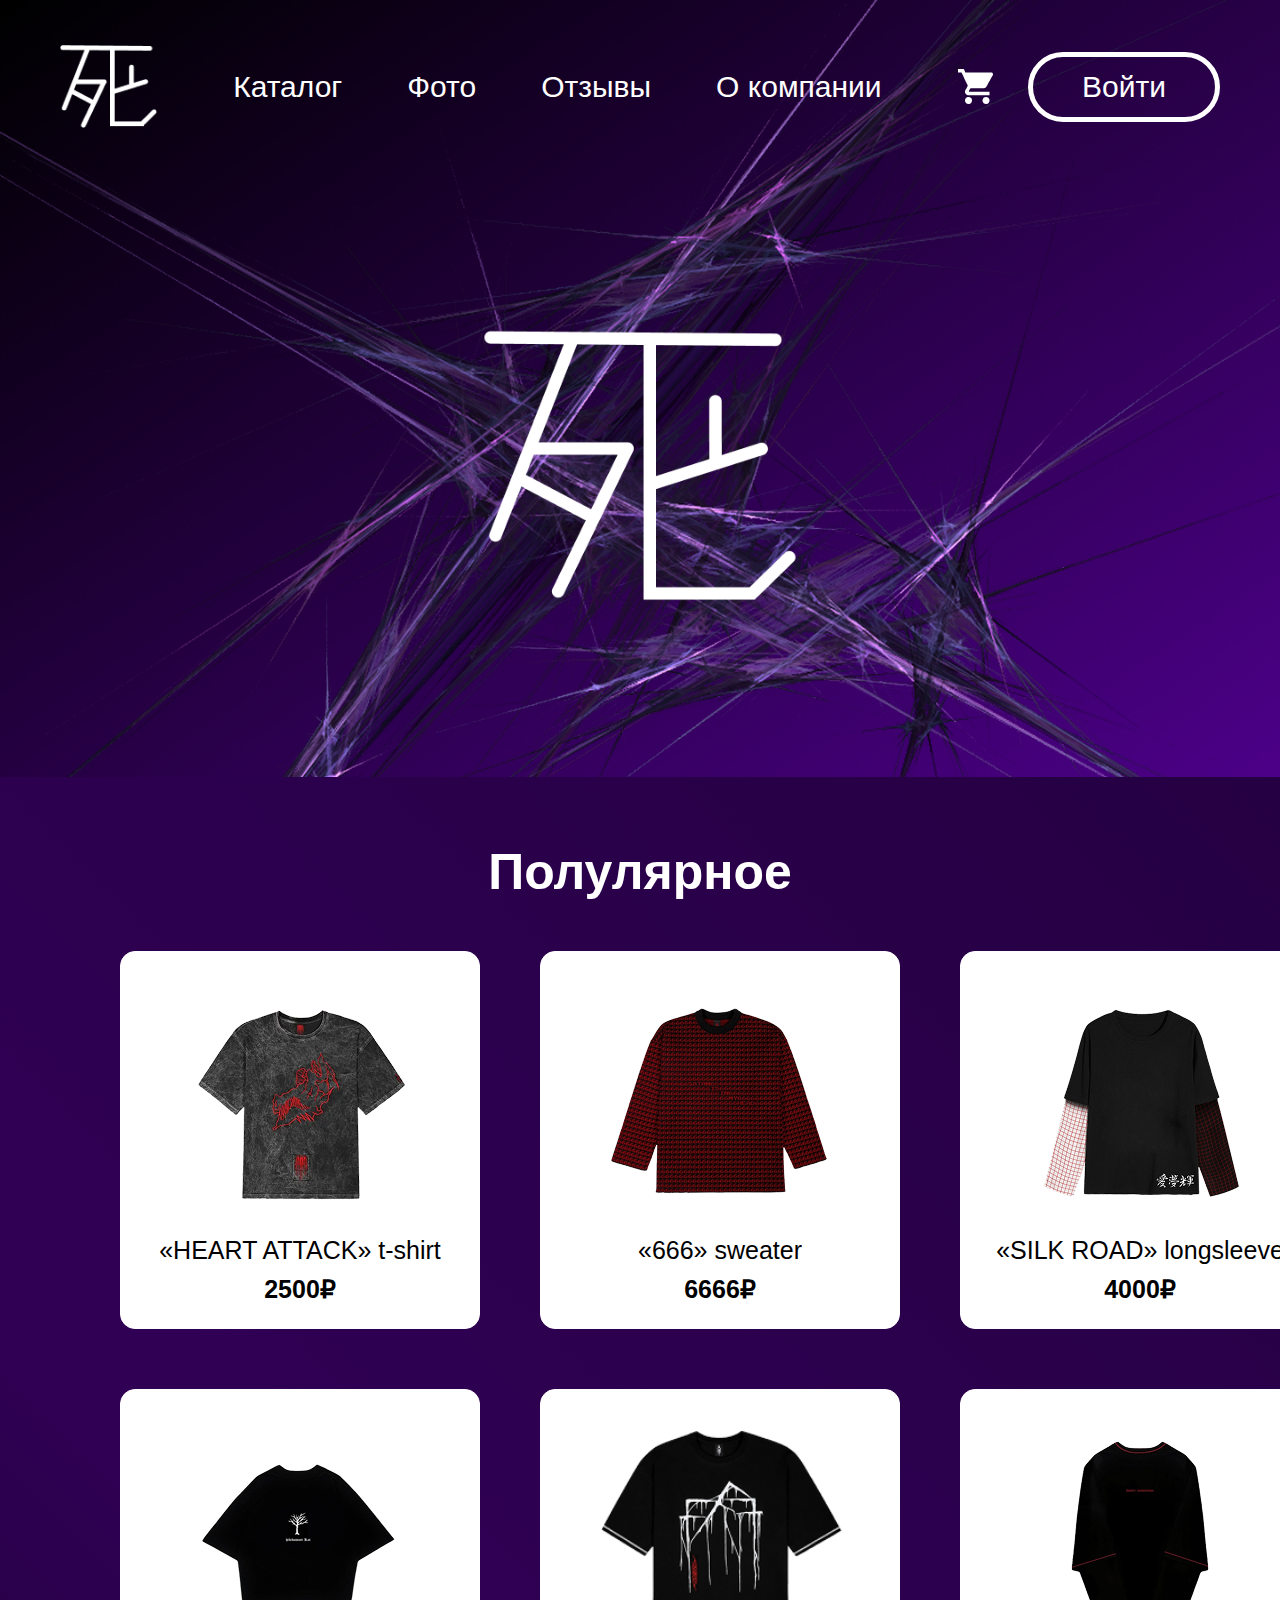
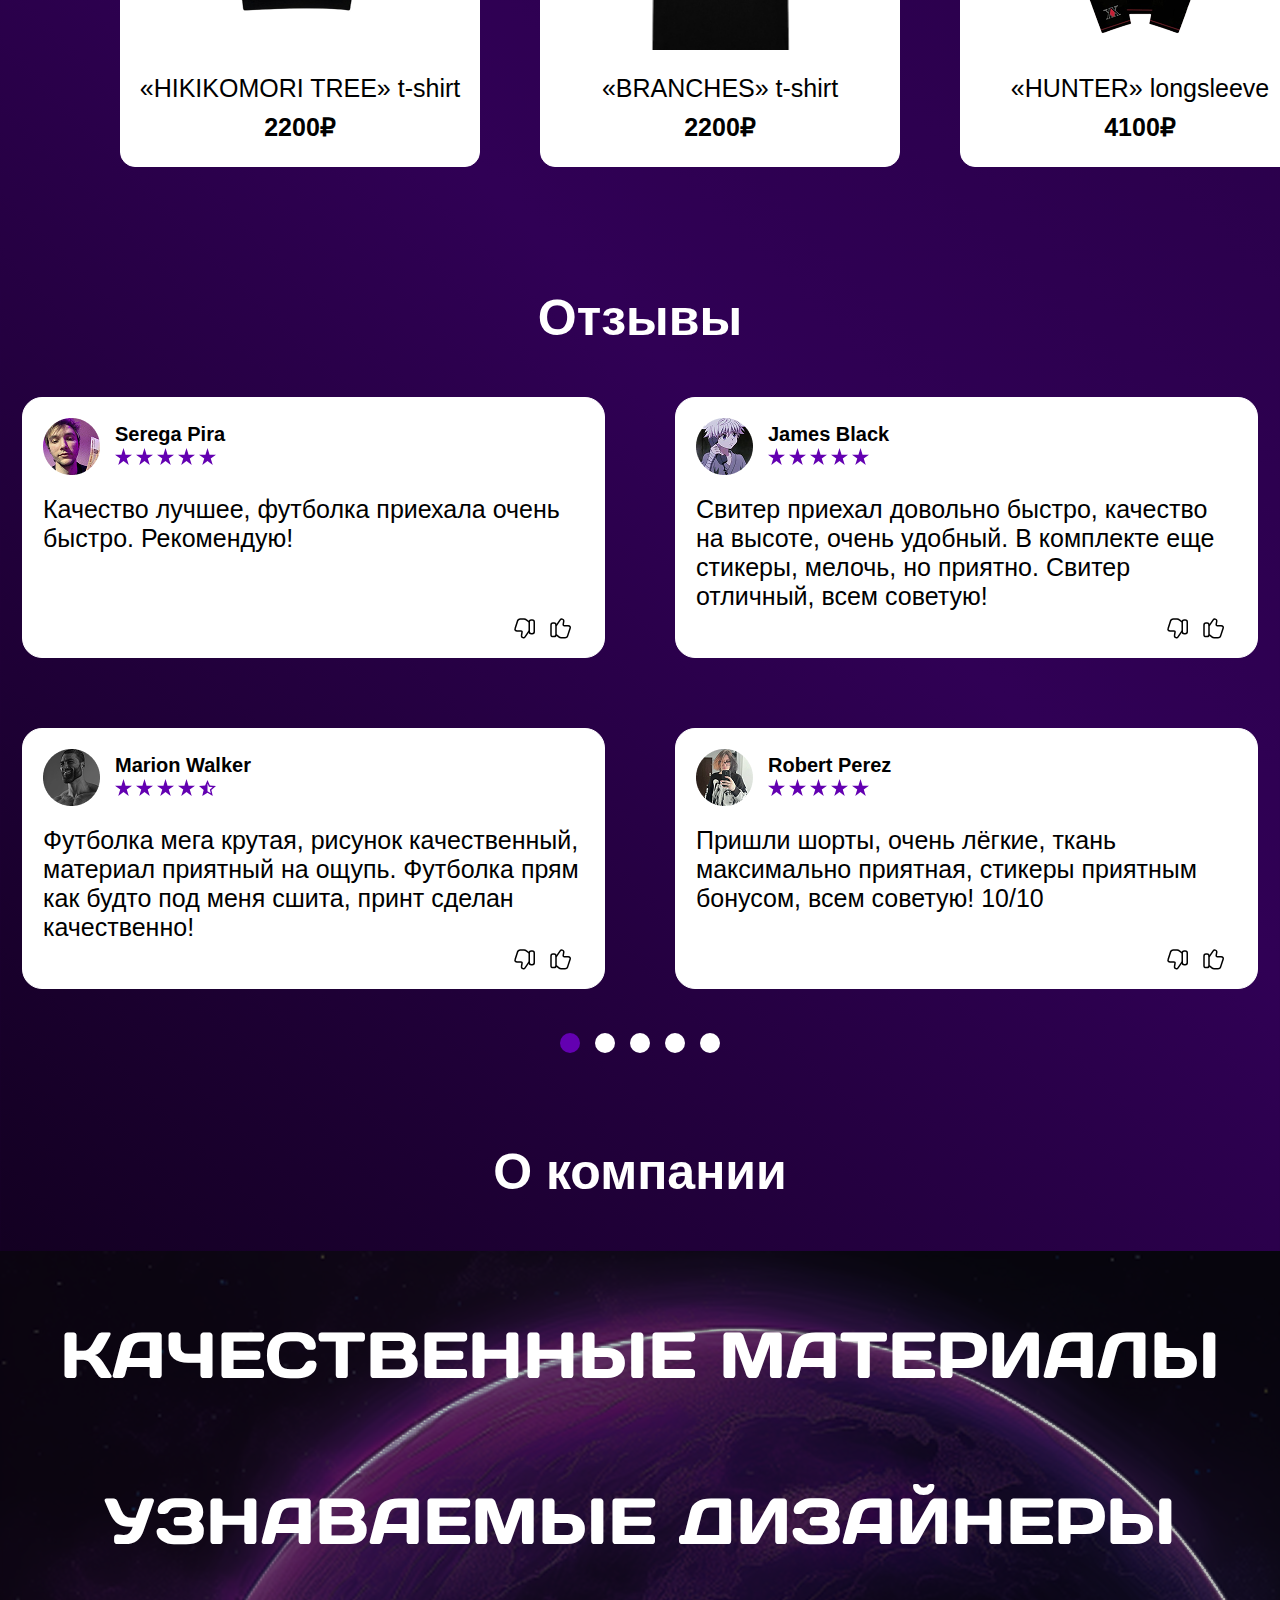
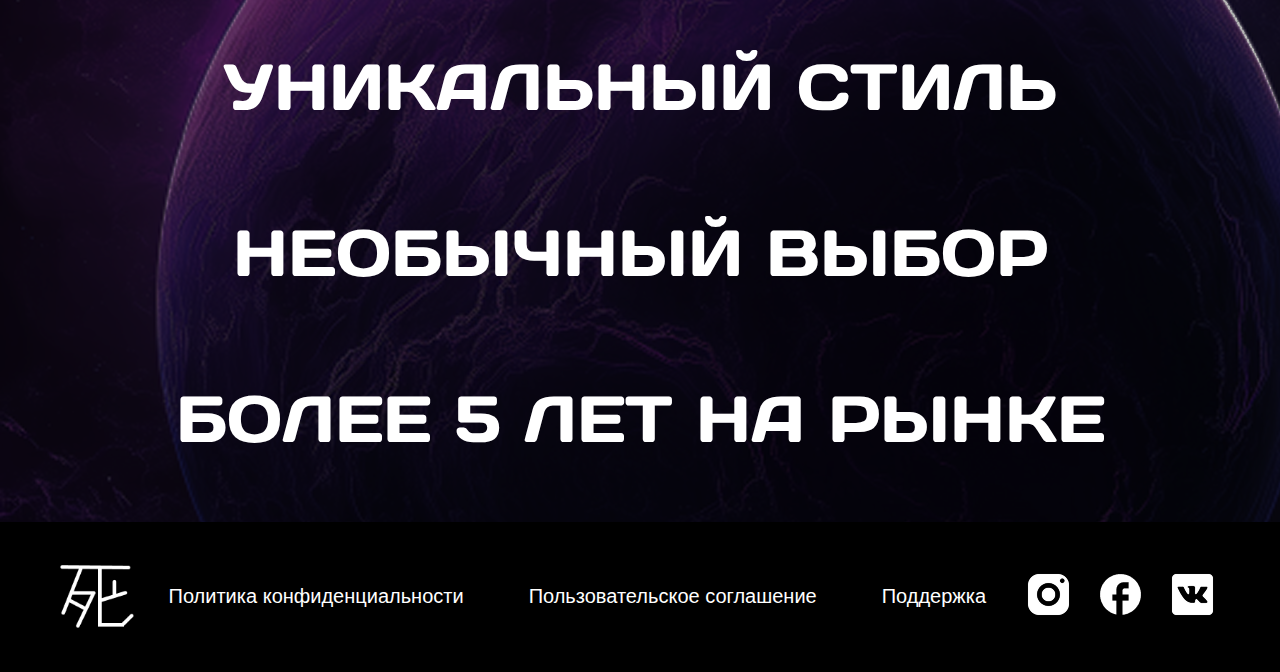
<file: sn1kers/index.html>
<!DOCTYPE html>
<html lang="en">
<head>
    <meta charset="UTF-8">
    <title>Главная</title>
    <link rel="stylesheet" href="stylesIndex/styleCardContainer.css">
    <link rel="stylesheet" href="stylesIndex/styleMainContainer.css">
    <link rel="stylesheet" href="stylesIndex/styleMenu.css">
    <link rel="stylesheet" href="stylesIndex/styleReviewCard.css">

    <link rel="apple-touch-icon" sizes="180x180" href="favicon-files/apple-touch-icon.png">
    <link rel="icon" type="image/png" sizes="32x32" href="favicon-files/favicon-32x32.png">
    <link rel="icon" type="image/png" sizes="16x16" href="favicon-files/favicon-16x16.png">
    <link rel="manifest" href="favicon-files/site.webmanifest">
</head>

<body>
    <header class = "headerIndex">
        <div class="headerContainer">
            <div class="logoContainer">
                <a href="index.html" class="logo"></a>
            </div>

            <nav>
                <ul class="menu">
                    <li><a href="catalog.html">Каталог</a></li>
                    <li><a href="photo.html">Фото</a></li>
                    <li><a href="#reviews">Отзывы</a></li>
                    <li><a href="#aboutCompany">О компании</a></li>
                </ul>
            </nav>

            <div class="actions">
                <a href="shoppingCart.html" class="basket"></a>
                <a href="#" class="login-button">Войти</a>
            </div>

        </div>

        <div class="headerContainerMobile">
            <div class="logoContainerMobile">
                <a href="index.html" class="logoMobile"></a>
            </div>

             <div class="burgerBtnContainer">
                <img src="imagesMobile/iconBurger.png" alt="burger">
             </div>
        </div>
    </header>

    <img src="images/mainPagePic.png" class="hero" alt="MainPagePic">

    <section class="popular">
        <h2 id="popular">Полулярное</h2>

        <div class="containerItems">
            <div class="card">
                <a href="#"><img src="images/item%201.png" alt="item1"></a>
                <div class="info">
                    <a class="itemName" href="#"><p>«HEART ATTACK» t-shirt</p></a>
                    <a class="itemPrice" href="#"><p>2500₽</p></a>
                </div>
            </div>

            <div class="card">
                <a href="#"><img src="images/item%209.png" alt="item9"></a>
                <div class="info">
                    <a class="itemName" href="#"><p>«666» sweater</p></a>
                    <a class="itemPrice" href="#"><p>6666₽</p></a>
                </div>
            </div>

            <div class="card">
                <a href="#"><img src="images/item%202.png" alt="item2"></a>
                <div class="info">
                    <a class="itemName" href="#"><p>«SILK ROAD» longsleeve</p></a>
                    <a class="itemPrice" href="#"><p>4000₽</p></a>
                </div>
            </div>

            <div class="card">
                <a href="#"><img src="images/item%203.png" alt="item3"></a>
                <div class="info">
                    <a class="itemName" href="#"><p>«HIKIKOMORI TREE» t-shirt</p></a>
                    <a class="itemPrice" href="#"><p>2200₽</p></a>
                </div>
            </div>

            <div class="card">
                <a href="#"><img src="images/item%204.png" alt="item4"></a>
                <div class="info">
                    <a class="itemName" href="#"><p>«BRANCHES» t-shirt</p></a>
                    <a class="itemPrice" href="#"><p>2200₽</p></a>
                </div>
            </div>

            <div class="card">
                <a href="#"><img src="images/item%205.png" alt="item5"></a>
                <div class="info">
                    <a class="itemName" href="#"><p>«HUNTER» longsleeve</p></a>
                    <a class="itemPrice" href="#"><p>4100₽</p></a>
                </div>
            </div>
        </div>
    </section>

    <section class="reviews">
        <h2 id="reviews">Отзывы</h2>

        <div class="containerReviews">
            <div class="reviewCard">
                <div class="reviewHeader">
                    <img class="avatar" src="images/ava1.png" alt="avatar">
                    <div class="userInfo">
                        <p class="username">Serega Pira</p>
                        <div class="rating">
                            <svg width="17" height="17" viewBox="0 0 17 17" fill="none" xmlns="http://www.w3.org/2000/svg">
                                <path d="M10.5655 6.8L8.5 0L6.4345 6.8H0L5.253 10.5485L3.2555 17L8.5 13.0135L13.753 17L11.7555 10.5485L17 6.8H10.5655Z" fill="#6300B1"/>
                            </svg>
                            <svg width="17" height="17" viewBox="0 0 17 17" fill="none" xmlns="http://www.w3.org/2000/svg">
                                <path d="M10.5655 6.8L8.5 0L6.4345 6.8H0L5.253 10.5485L3.2555 17L8.5 13.0135L13.753 17L11.7555 10.5485L17 6.8H10.5655Z" fill="#6300B1"/>
                            </svg>
                            <svg width="17" height="17" viewBox="0 0 17 17" fill="none" xmlns="http://www.w3.org/2000/svg">
                                <path d="M10.5655 6.8L8.5 0L6.4345 6.8H0L5.253 10.5485L3.2555 17L8.5 13.0135L13.753 17L11.7555 10.5485L17 6.8H10.5655Z" fill="#6300B1"/>
                            </svg>
                            <svg width="17" height="17" viewBox="0 0 17 17" fill="none" xmlns="http://www.w3.org/2000/svg">
                                <path d="M10.5655 6.8L8.5 0L6.4345 6.8H0L5.253 10.5485L3.2555 17L8.5 13.0135L13.753 17L11.7555 10.5485L17 6.8H10.5655Z" fill="#6300B1"/>
                            </svg>
                            <svg width="17" height="17" viewBox="0 0 17 17" fill="none" xmlns="http://www.w3.org/2000/svg">
                                <path d="M10.5655 6.8L8.5 0L6.4345 6.8H0L5.253 10.5485L3.2555 17L8.5 13.0135L13.753 17L11.7555 10.5485L17 6.8H10.5655Z" fill="#6300B1"/>
                            </svg>
                        </div>
                    </div>
                </div>
                <p class="text">Качество лучшее, футболка приехала очень быстро. Рекомендую!</p>
                <div class="likeDislike">
                    <button class="dislikeButton"><svg width="21" height="21" viewBox="0 0 21 21" fill="none" xmlns="http://www.w3.org/2000/svg"><path d="M20.2393 4.00205V13.8021C20.2393 15.2021 19.6393 15.7021 18.2393 15.7021H17.2393C15.8393 15.7021 15.2393 15.2021 15.2393 13.8021V4.00205C15.2393 2.60205 15.8393 2.10205 17.2393 2.10205H18.2393C19.6393 2.10205 20.2393 2.60205 20.2393 4.00205Z" stroke="black" stroke-width="1.5" stroke-linecap="round" stroke-linejoin="round"/><path d="M15.1389 4.00195L12.0389 1.60195C11.6389 1.20195 10.7389 1.00195 10.1389 1.00195H6.33887C5.13887 1.00195 3.83887 1.90195 3.53887 3.10195L1.13887 10.402C0.638873 11.802 1.53887 13.002 3.03887 13.002H7.03887C7.63887 13.002 8.13887 13.502 8.03887 14.202L7.53887 17.402C7.33887 18.302 7.93887 19.302 8.83887 19.602C9.63887 19.902 10.6389 19.502 11.0389 18.902L15.1389 12.802" stroke="black" stroke-width="1.5" stroke-miterlimit="10"/></svg></button>
                    <button class="likeButton"><svg width="21" height="21" viewBox="0 0 21 21" fill="none" xmlns="http://www.w3.org/2000/svg"><path d="M1 16.702V6.90195C1 5.50195 1.6 5.00195 3 5.00195H4C5.4 5.00195 6 5.50195 6 6.90195V16.702C6 18.102 5.4 18.602 4 18.602H3C1.6 18.602 1 18.102 1 16.702Z" stroke="black" stroke-width="1.5" stroke-linecap="round" stroke-linejoin="round"/><path d="M6.10059 16.702L9.20059 19.102C9.60059 19.502 10.5006 19.702 11.1006 19.702H14.9006C16.1006 19.702 17.4006 18.802 17.7006 17.602L20.1006 10.302C20.6006 8.90202 19.7006 7.70202 18.2006 7.70202H14.2006C13.6006 7.70202 13.1006 7.20202 13.2006 6.50202L13.7006 3.30202C13.9006 2.40202 13.3006 1.40202 12.4006 1.10202C11.6006 0.802019 10.6006 1.20202 10.2006 1.80202L6.10059 7.90202" stroke="black" stroke-width="1.5" stroke-miterlimit="10"/></svg></button>
                </div>
            </div>

            <div class="reviewCard">
                <div class="reviewHeader">
                    <img class="avatar" src="images/ava2.png" alt="avatar">
                    <div class="userInfo">
                        <p class="username">James Black</p>
                        <div class="rating">
                            <svg width="17" height="17" viewBox="0 0 17 17" fill="none" xmlns="http://www.w3.org/2000/svg">
                                <path d="M10.5655 6.8L8.5 0L6.4345 6.8H0L5.253 10.5485L3.2555 17L8.5 13.0135L13.753 17L11.7555 10.5485L17 6.8H10.5655Z" fill="#6300B1"/>
                            </svg>
                            <svg width="17" height="17" viewBox="0 0 17 17" fill="none" xmlns="http://www.w3.org/2000/svg">
                                <path d="M10.5655 6.8L8.5 0L6.4345 6.8H0L5.253 10.5485L3.2555 17L8.5 13.0135L13.753 17L11.7555 10.5485L17 6.8H10.5655Z" fill="#6300B1"/>
                            </svg>
                            <svg width="17" height="17" viewBox="0 0 17 17" fill="none" xmlns="http://www.w3.org/2000/svg">
                                <path d="M10.5655 6.8L8.5 0L6.4345 6.8H0L5.253 10.5485L3.2555 17L8.5 13.0135L13.753 17L11.7555 10.5485L17 6.8H10.5655Z" fill="#6300B1"/>
                            </svg>
                            <svg width="17" height="17" viewBox="0 0 17 17" fill="none" xmlns="http://www.w3.org/2000/svg">
                                <path d="M10.5655 6.8L8.5 0L6.4345 6.8H0L5.253 10.5485L3.2555 17L8.5 13.0135L13.753 17L11.7555 10.5485L17 6.8H10.5655Z" fill="#6300B1"/>
                            </svg>
                            <svg width="17" height="17" viewBox="0 0 17 17" fill="none" xmlns="http://www.w3.org/2000/svg">
                                <path d="M10.5655 6.8L8.5 0L6.4345 6.8H0L5.253 10.5485L3.2555 17L8.5 13.0135L13.753 17L11.7555 10.5485L17 6.8H10.5655Z" fill="#6300B1"/>
                            </svg>
                        </div>
                    </div>
                </div>
                <p class="text">Свитер приехал довольно быстро, качество на высоте, очень удобный. В комплекте еще стикеры, мелочь, но приятно. Свитер отличный, всем советую!</p>
                <div class="likeDislike">
                    <button class="dislikeButton"><svg width="21" height="21" viewBox="0 0 21 21" fill="none" xmlns="http://www.w3.org/2000/svg"><path d="M20.2393 4.00205V13.8021C20.2393 15.2021 19.6393 15.7021 18.2393 15.7021H17.2393C15.8393 15.7021 15.2393 15.2021 15.2393 13.8021V4.00205C15.2393 2.60205 15.8393 2.10205 17.2393 2.10205H18.2393C19.6393 2.10205 20.2393 2.60205 20.2393 4.00205Z" stroke="black" stroke-width="1.5" stroke-linecap="round" stroke-linejoin="round"/><path d="M15.1389 4.00195L12.0389 1.60195C11.6389 1.20195 10.7389 1.00195 10.1389 1.00195H6.33887C5.13887 1.00195 3.83887 1.90195 3.53887 3.10195L1.13887 10.402C0.638873 11.802 1.53887 13.002 3.03887 13.002H7.03887C7.63887 13.002 8.13887 13.502 8.03887 14.202L7.53887 17.402C7.33887 18.302 7.93887 19.302 8.83887 19.602C9.63887 19.902 10.6389 19.502 11.0389 18.902L15.1389 12.802" stroke="black" stroke-width="1.5" stroke-miterlimit="10"/></svg></button>
                    <button class="likeButton"><svg width="21" height="21" viewBox="0 0 21 21" fill="none" xmlns="http://www.w3.org/2000/svg"><path d="M1 16.702V6.90195C1 5.50195 1.6 5.00195 3 5.00195H4C5.4 5.00195 6 5.50195 6 6.90195V16.702C6 18.102 5.4 18.602 4 18.602H3C1.6 18.602 1 18.102 1 16.702Z" stroke="black" stroke-width="1.5" stroke-linecap="round" stroke-linejoin="round"/><path d="M6.10059 16.702L9.20059 19.102C9.60059 19.502 10.5006 19.702 11.1006 19.702H14.9006C16.1006 19.702 17.4006 18.802 17.7006 17.602L20.1006 10.302C20.6006 8.90202 19.7006 7.70202 18.2006 7.70202H14.2006C13.6006 7.70202 13.1006 7.20202 13.2006 6.50202L13.7006 3.30202C13.9006 2.40202 13.3006 1.40202 12.4006 1.10202C11.6006 0.802019 10.6006 1.20202 10.2006 1.80202L6.10059 7.90202" stroke="black" stroke-width="1.5" stroke-miterlimit="10"/></svg></button>
                </div>
            </div>

            <div class="reviewCard">
                <div class="reviewHeader">
                    <img class="avatar" src="images/ava3.png" alt="avatar">
                    <div class="userInfo">
                        <p class="username">Marion Walker</p>
                        <div class="rating">
                            <svg width="17" height="17" viewBox="0 0 17 17" fill="none" xmlns="http://www.w3.org/2000/svg">
                                <path d="M10.5655 6.8L8.5 0L6.4345 6.8H0L5.253 10.5485L3.2555 17L8.5 13.0135L13.753 17L11.7555 10.5485L17 6.8H10.5655Z" fill="#6300B1"/>
                            </svg>
                            <svg width="17" height="17" viewBox="0 0 17 17" fill="none" xmlns="http://www.w3.org/2000/svg">
                                <path d="M10.5655 6.8L8.5 0L6.4345 6.8H0L5.253 10.5485L3.2555 17L8.5 13.0135L13.753 17L11.7555 10.5485L17 6.8H10.5655Z" fill="#6300B1"/>
                            </svg>
                            <svg width="17" height="17" viewBox="0 0 17 17" fill="none" xmlns="http://www.w3.org/2000/svg">
                                <path d="M10.5655 6.8L8.5 0L6.4345 6.8H0L5.253 10.5485L3.2555 17L8.5 13.0135L13.753 17L11.7555 10.5485L17 6.8H10.5655Z" fill="#6300B1"/>
                            </svg>
                            <svg width="17" height="17" viewBox="0 0 17 17" fill="none" xmlns="http://www.w3.org/2000/svg">
                                <path d="M10.5655 6.8L8.5 0L6.4345 6.8H0L5.253 10.5485L3.2555 17L8.5 13.0135L13.753 17L11.7555 10.5485L17 6.8H10.5655Z" fill="#6300B1"/>
                            </svg>
                            <svg width="17" height="16" viewBox="0 0 17 16" fill="none" xmlns="http://www.w3.org/2000/svg">
                                <path d="M17 6.09684L10.8885 5.57474L8.5 0L6.1115 5.58316L0 6.09684L4.641 10.08L3.247 16L8.5 12.8589L13.753 16L12.3675 10.08L17 6.09684ZM8.5 11.2842V3.45263L9.9535 6.85474L13.6765 7.17474L10.8545 9.6L11.7045 13.2042L8.5 11.2842Z" fill="#6300B1"/>
                            </svg>
                        </div>
                    </div>
                </div>
                <p class="text">Футболка мега крутая, рисунок качественный, материал приятный на ощупь. Футболка прям как будто под меня сшита, принт сделан качественно!</p>
                <div class="likeDislike">
                    <button class="dislikeButton"><svg width="21" height="21" viewBox="0 0 21 21" fill="none" xmlns="http://www.w3.org/2000/svg"><path d="M20.2393 4.00205V13.8021C20.2393 15.2021 19.6393 15.7021 18.2393 15.7021H17.2393C15.8393 15.7021 15.2393 15.2021 15.2393 13.8021V4.00205C15.2393 2.60205 15.8393 2.10205 17.2393 2.10205H18.2393C19.6393 2.10205 20.2393 2.60205 20.2393 4.00205Z" stroke="black" stroke-width="1.5" stroke-linecap="round" stroke-linejoin="round"/><path d="M15.1389 4.00195L12.0389 1.60195C11.6389 1.20195 10.7389 1.00195 10.1389 1.00195H6.33887C5.13887 1.00195 3.83887 1.90195 3.53887 3.10195L1.13887 10.402C0.638873 11.802 1.53887 13.002 3.03887 13.002H7.03887C7.63887 13.002 8.13887 13.502 8.03887 14.202L7.53887 17.402C7.33887 18.302 7.93887 19.302 8.83887 19.602C9.63887 19.902 10.6389 19.502 11.0389 18.902L15.1389 12.802" stroke="black" stroke-width="1.5" stroke-miterlimit="10"/></svg></button>
                    <button class="likeButton"><svg width="21" height="21" viewBox="0 0 21 21" fill="none" xmlns="http://www.w3.org/2000/svg"><path d="M1 16.702V6.90195C1 5.50195 1.6 5.00195 3 5.00195H4C5.4 5.00195 6 5.50195 6 6.90195V16.702C6 18.102 5.4 18.602 4 18.602H3C1.6 18.602 1 18.102 1 16.702Z" stroke="black" stroke-width="1.5" stroke-linecap="round" stroke-linejoin="round"/><path d="M6.10059 16.702L9.20059 19.102C9.60059 19.502 10.5006 19.702 11.1006 19.702H14.9006C16.1006 19.702 17.4006 18.802 17.7006 17.602L20.1006 10.302C20.6006 8.90202 19.7006 7.70202 18.2006 7.70202H14.2006C13.6006 7.70202 13.1006 7.20202 13.2006 6.50202L13.7006 3.30202C13.9006 2.40202 13.3006 1.40202 12.4006 1.10202C11.6006 0.802019 10.6006 1.20202 10.2006 1.80202L6.10059 7.90202" stroke="black" stroke-width="1.5" stroke-miterlimit="10"/></svg></button>
                </div>
            </div>

            <div class="reviewCard">
                <div class="reviewHeader">
                    <img class="avatar" src="images/ava4.png" alt="avatar">
                    <div class="userInfo">
                        <p class="username">Robert Perez</p>
                        <div class="rating">
                            <svg width="17" height="17" viewBox="0 0 17 17" fill="none" xmlns="http://www.w3.org/2000/svg">
                                <path d="M10.5655 6.8L8.5 0L6.4345 6.8H0L5.253 10.5485L3.2555 17L8.5 13.0135L13.753 17L11.7555 10.5485L17 6.8H10.5655Z" fill="#6300B1"/>
                            </svg>
                            <svg width="17" height="17" viewBox="0 0 17 17" fill="none" xmlns="http://www.w3.org/2000/svg">
                                <path d="M10.5655 6.8L8.5 0L6.4345 6.8H0L5.253 10.5485L3.2555 17L8.5 13.0135L13.753 17L11.7555 10.5485L17 6.8H10.5655Z" fill="#6300B1"/>
                            </svg>
                            <svg width="17" height="17" viewBox="0 0 17 17" fill="none" xmlns="http://www.w3.org/2000/svg">
                                <path d="M10.5655 6.8L8.5 0L6.4345 6.8H0L5.253 10.5485L3.2555 17L8.5 13.0135L13.753 17L11.7555 10.5485L17 6.8H10.5655Z" fill="#6300B1"/>
                            </svg>
                            <svg width="17" height="17" viewBox="0 0 17 17" fill="none" xmlns="http://www.w3.org/2000/svg">
                                <path d="M10.5655 6.8L8.5 0L6.4345 6.8H0L5.253 10.5485L3.2555 17L8.5 13.0135L13.753 17L11.7555 10.5485L17 6.8H10.5655Z" fill="#6300B1"/>
                            </svg>
                            <svg width="17" height="17" viewBox="0 0 17 17" fill="none" xmlns="http://www.w3.org/2000/svg">
                                <path d="M10.5655 6.8L8.5 0L6.4345 6.8H0L5.253 10.5485L3.2555 17L8.5 13.0135L13.753 17L11.7555 10.5485L17 6.8H10.5655Z" fill="#6300B1"/>
                            </svg>
                        </div>
                    </div>
                </div>
                <p class="text">Пришли шорты, очень лёгкие, ткань максимально приятная, стикеры приятным бонусом, всем советую! 10/10</p>
                <div class="likeDislike">
                    <button class="dislikeButton"><svg width="21" height="21" viewBox="0 0 21 21" fill="none" xmlns="http://www.w3.org/2000/svg"><path d="M20.2393 4.00205V13.8021C20.2393 15.2021 19.6393 15.7021 18.2393 15.7021H17.2393C15.8393 15.7021 15.2393 15.2021 15.2393 13.8021V4.00205C15.2393 2.60205 15.8393 2.10205 17.2393 2.10205H18.2393C19.6393 2.10205 20.2393 2.60205 20.2393 4.00205Z" stroke="black" stroke-width="1.5" stroke-linecap="round" stroke-linejoin="round"/><path d="M15.1389 4.00195L12.0389 1.60195C11.6389 1.20195 10.7389 1.00195 10.1389 1.00195H6.33887C5.13887 1.00195 3.83887 1.90195 3.53887 3.10195L1.13887 10.402C0.638873 11.802 1.53887 13.002 3.03887 13.002H7.03887C7.63887 13.002 8.13887 13.502 8.03887 14.202L7.53887 17.402C7.33887 18.302 7.93887 19.302 8.83887 19.602C9.63887 19.902 10.6389 19.502 11.0389 18.902L15.1389 12.802" stroke="black" stroke-width="1.5" stroke-miterlimit="10"/></svg></button>
                    <button class="likeButton"><svg width="21" height="21" viewBox="0 0 21 21" fill="none" xmlns="http://www.w3.org/2000/svg"><path d="M1 16.702V6.90195C1 5.50195 1.6 5.00195 3 5.00195H4C5.4 5.00195 6 5.50195 6 6.90195V16.702C6 18.102 5.4 18.602 4 18.602H3C1.6 18.602 1 18.102 1 16.702Z" stroke="black" stroke-width="1.5" stroke-linecap="round" stroke-linejoin="round"/><path d="M6.10059 16.702L9.20059 19.102C9.60059 19.502 10.5006 19.702 11.1006 19.702H14.9006C16.1006 19.702 17.4006 18.802 17.7006 17.602L20.1006 10.302C20.6006 8.90202 19.7006 7.70202 18.2006 7.70202H14.2006C13.6006 7.70202 13.1006 7.20202 13.2006 6.50202L13.7006 3.30202C13.9006 2.40202 13.3006 1.40202 12.4006 1.10202C11.6006 0.802019 10.6006 1.20202 10.2006 1.80202L6.10059 7.90202" stroke="black" stroke-width="1.5" stroke-miterlimit="10"/></svg></button>
                </div>
            </div>
        </div>

        <div class="scrollReviews">
            <svg width="20" height="20" viewBox="0 0 20 20" fill="none" xmlns="http://www.w3.org/2000/svg"><circle cx="10" cy="10" r="10" fill="#6300B1"/></svg>
            <svg width="20" height="20" viewBox="0 0 20 20" fill="none" xmlns="http://www.w3.org/2000/svg"><circle cx="10" cy="10" r="10" fill="white"/></svg>
            <svg width="20" height="20" viewBox="0 0 20 20" fill="none" xmlns="http://www.w3.org/2000/svg"><circle cx="10" cy="10" r="10" fill="white"/></svg>
            <svg width="20" height="20" viewBox="0 0 20 20" fill="none" xmlns="http://www.w3.org/2000/svg"><circle cx="10" cy="10" r="10" fill="white"/></svg>
            <svg width="20" height="20" viewBox="0 0 20 20" fill="none" xmlns="http://www.w3.org/2000/svg"><circle cx="10" cy="10" r="10" fill="white"/></svg>
        </div>
    </section>

    <section class="aboutCompany">
        <h2 id="aboutCompany">О компании</h2>
        <div class="frameAboutCompany">
            <p>КАЧЕСТВЕННЫЕ МАТЕРИАЛЫ</p>
            <p>УЗНАВАЕМЫЕ ДИЗАЙНЕРЫ</p>
            <p>УНИКАЛЬНЫЙ СТИЛЬ</p>
            <p>НЕОБЫЧНЫЙ ВЫБОР</p>
            <p>БОЛЕЕ 5 ЛЕТ НА РЫНКЕ</p>
        </div>
    </section>

    <footer>
        <div class="footerContainer">
            <div class="logoContainerFooter">
                <a href="index.html" class="logoFooter"><img src="images/logo.png" alt="logo"></a>
            </div>

            <nav>
                <ul class="footerNav">
                    <li><a href="#">Политика конфиденциальности</a></li>
                    <li><a href="#">Пользовательское соглашение</a></li>
                    <li><a href="#">Поддержка</a></li>
                </ul>
            </nav>

            <div class="socials">
                <a href="https://www.instagram.com/"><img src="images/Instagram.png" alt="instagram"></a>
                <a href="https://www.facebook.com/"><img src="images/Facebook.png" alt="Facebook"></a>
                <a href="https://vk.com/"><img src="images/VK.png" alt="VK"></a>
            </div>
        </div>
    </footer>
</body>

</html>
</file>
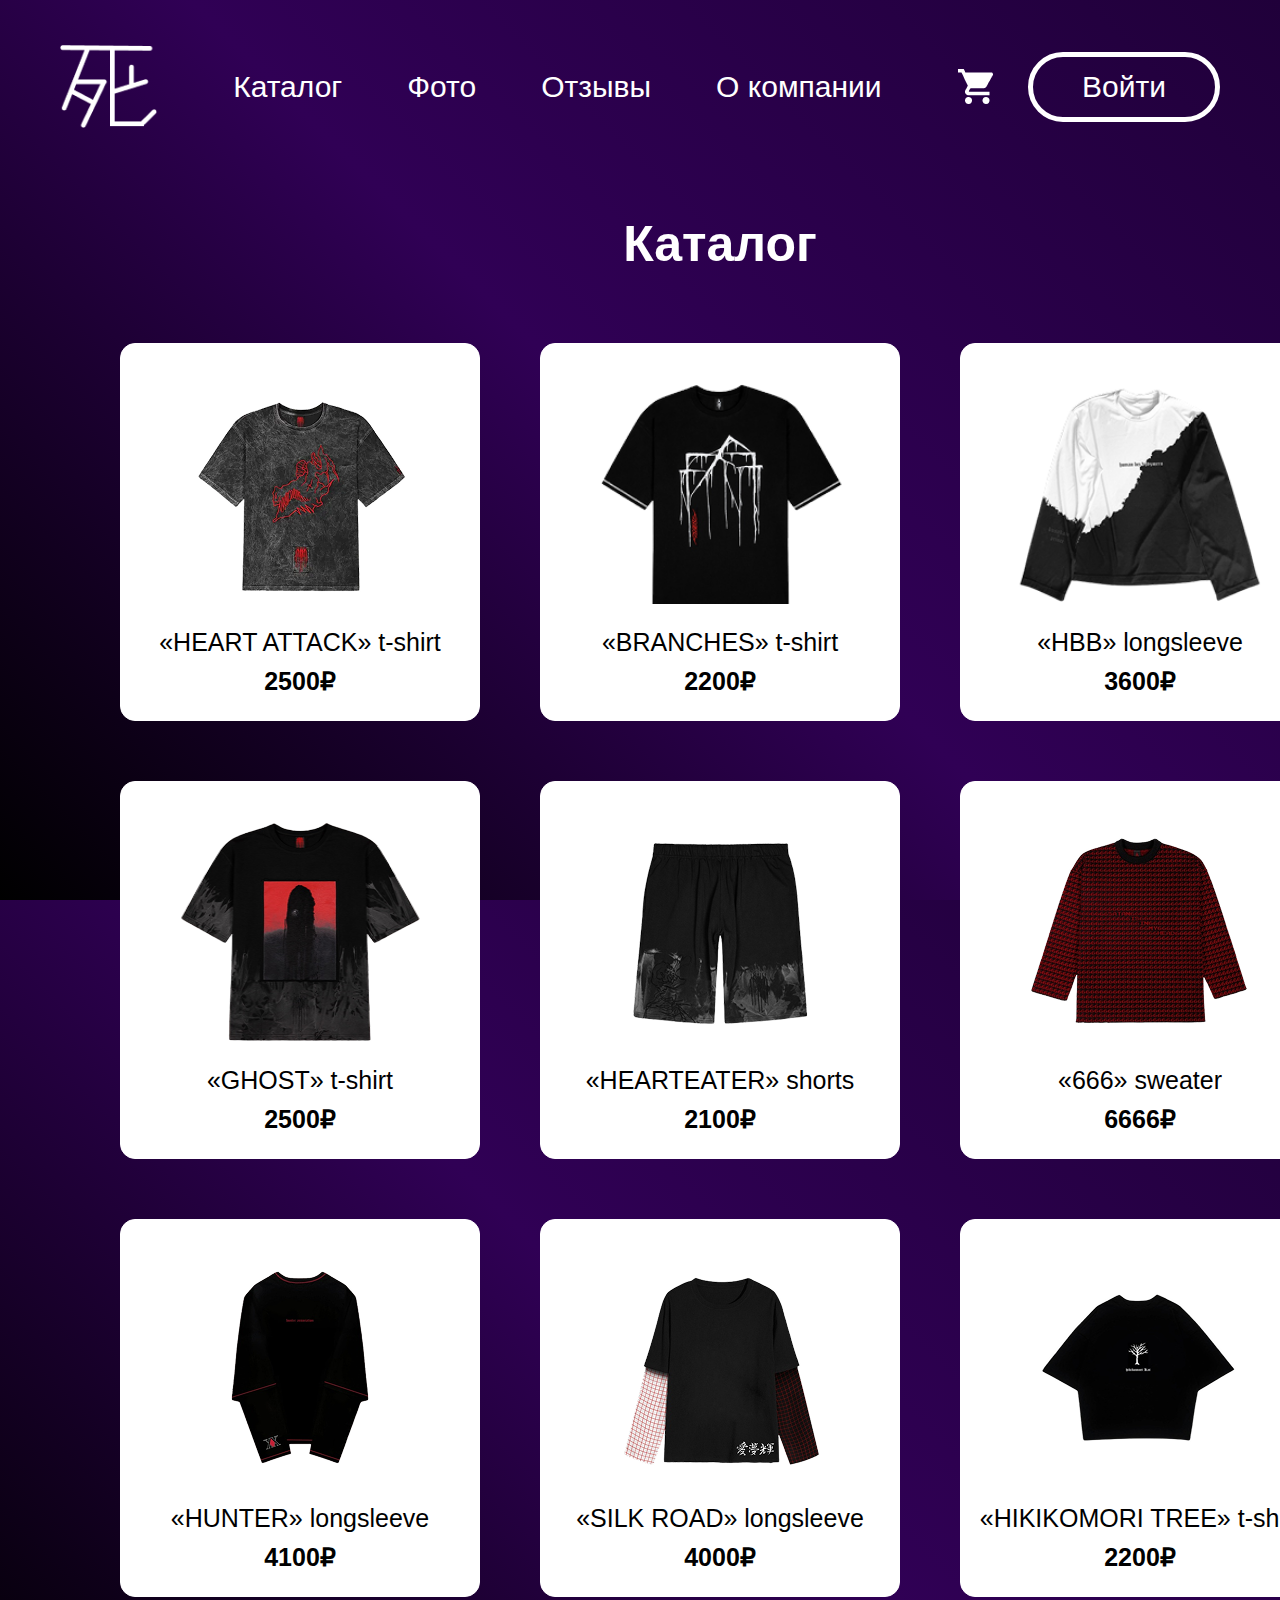
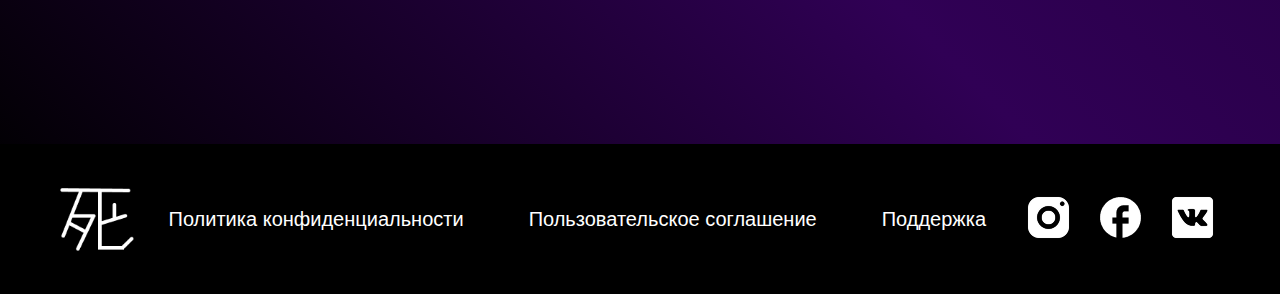
<file: sn1kers/catalog.html>
<!DOCTYPE html>
<html lang="en">
<head>
    <meta charset="UTF-8">
    <title>Каталог</title>
    <link rel="stylesheet" href="stylesIndex/styleCardContainer.css">
    <link rel="stylesheet" href="stylesIndex/styleMainContainer.css">
    <link rel="stylesheet" href="stylesIndex/styleMenu.css">
    <link rel="stylesheet" href="stylesIndex/styleReviewCard.css">
    <link rel="stylesheet" href="styleCatalog&Photo.css">

    <link rel="apple-touch-icon" sizes="180x180" href="favicon-files/apple-touch-icon.png">
    <link rel="icon" type="image/png" sizes="32x32" href="favicon-files/favicon-32x32.png">
    <link rel="icon" type="image/png" sizes="16x16" href="favicon-files/favicon-16x16.png">
    <link rel="manifest" href="favicon-files/site.webmanifest">
</head>

<body>
    <header>
        <div class="headerContainer">
            <div class="logoContainer">
                <a href="index.html" class="logo"></a>
            </div>

            <nav>
                <ul class="menu">
                    <li><a href="catalog.html">Каталог</a></li>
                    <li><a href="photo.html">Фото</a></li>
                    <li><a href="index.html#reviews">Отзывы</a></li>
                    <li><a href="index.html#aboutCompany">О компании</a></li>
                </ul>
            </nav>

            <div class="actions">
                <a href="shoppingCart.html" class="basket"></a>
                <a href="#" class="login-button">Войти</a>
            </div>

        </div>

        <div class="headerContainerMobile">
            <div class="logoContainerMobile">
                <a href="index.html" class="logoMobile"></a>
            </div>

            <div class="burgerBtnContainer">
                <img src="imagesMobile/iconBurger.png" alt="burger">
            </div>
        </div>
    </header>

    <section class="catalog">
        <h2 id="catalog">Каталог</h2>

        <div class="containerItems">
            <div class="card">
                <a href="#"><img src="images/item%201.png" alt="item1"></a>
                <div class="info">
                    <a class="itemName" href="#"><p>«HEART ATTACK» t-shirt</p></a>
                    <a class="itemPrice" href="#"><p>2500₽</p></a>
                </div>
            </div>

            <div class="card">
                <a href="#"><img src="images/item%204.png" alt="item4"></a>
                <div class="info">
                    <a class="itemName" href="#"><p>«BRANCHES» t-shirt</p></a>
                    <a class="itemPrice" href="#"><p>2200₽</p></a>
                </div>
            </div>

            <div class="card">
                <a href="#"><img src="images/item%206.png" alt="item6"></a>
                <div class="info">
                    <a class="itemName" href="#"><p>«HBB» longsleeve</p></a>
                    <a class="itemPrice" href="#"><p>3600₽</p></a>
                </div>
            </div>

            <div class="card">
                <a href="#"><img src="images/item%207.png" alt="item7"></a>
                <div class="info">
                    <a class="itemName" href="#"><p>«GHOST» t-shirt</p></a>
                    <a class="itemPrice" href="#"><p>2500₽</p></a>
                </div>
            </div>

            <div class="card">
                <a href="#"><img src="images/item%208.png" alt="item8"></a>
                <div class="info">
                    <a class="itemName" href="#"><p>«HEARTEATER» shorts</p></a>
                    <a class="itemPrice" href="#"><p>2100₽</p></a>
                </div>
            </div>

            <div class="card">
                <a href="#"><img src="images/item%209.png" alt="item9"></a>
                <div class="info">
                    <a class="itemName" href="#"><p>«666» sweater</p></a>
                    <a class="itemPrice" href="#"><p>6666₽</p></a>
                </div>
            </div>

            <div class="card">
                <a href="#"><img src="images/item%205.png" alt="item5"></a>
                <div class="info">
                    <a class="itemName" href="#"><p>«HUNTER» longsleeve</p></a>
                    <a class="itemPrice" href="#"><p>4100₽</p></a>
                </div>
            </div>

            <div class="card">
                <a href="#"><img src="images/item%202.png" alt="item2"></a>
                <div class="info">
                    <a class="itemName" href="#"><p>«SILK ROAD» longsleeve</p></a>
                    <a class="itemPrice" href="#"><p>4000₽</p></a>
                </div>
            </div>

            <div class="card">
                <a href="#"><img src="images/item%203.png" alt="item3"></a>
                <div class="info">
                    <a class="itemName" href="#"><p>«HIKIKOMORI TREE» t-shirt</p></a>
                    <a class="itemPrice" href="#"><p>2200₽</p></a>
                </div>
            </div>

        </div>
    </section>

    <footer>
        <div class="footerContainer">
            <div class="logoContainerFooter">
                <a href="index.html" class="logoFooter"><img src="images/logo.png" alt="logo"></a>
            </div>

            <nav>
                <ul class="footerNav">
                    <li><a href="#">Политика конфиденциальности</a></li>
                    <li><a href="#">Пользовательское соглашение</a></li>
                    <li><a href="#">Поддержка</a></li>
                </ul>
            </nav>

            <div class="socials">
                <a href="https://www.instagram.com/"><img src="images/Instagram.png" alt="instagram"></a>
                <a href="https://www.facebook.com/"><img src="images/Facebook.png" alt="Facebook"></a>
                <a href="https://vk.com/"><img src="images/VK.png" alt="VK"></a>
            </div>
        </div>
    </footer>
</body>
</html>
</file>
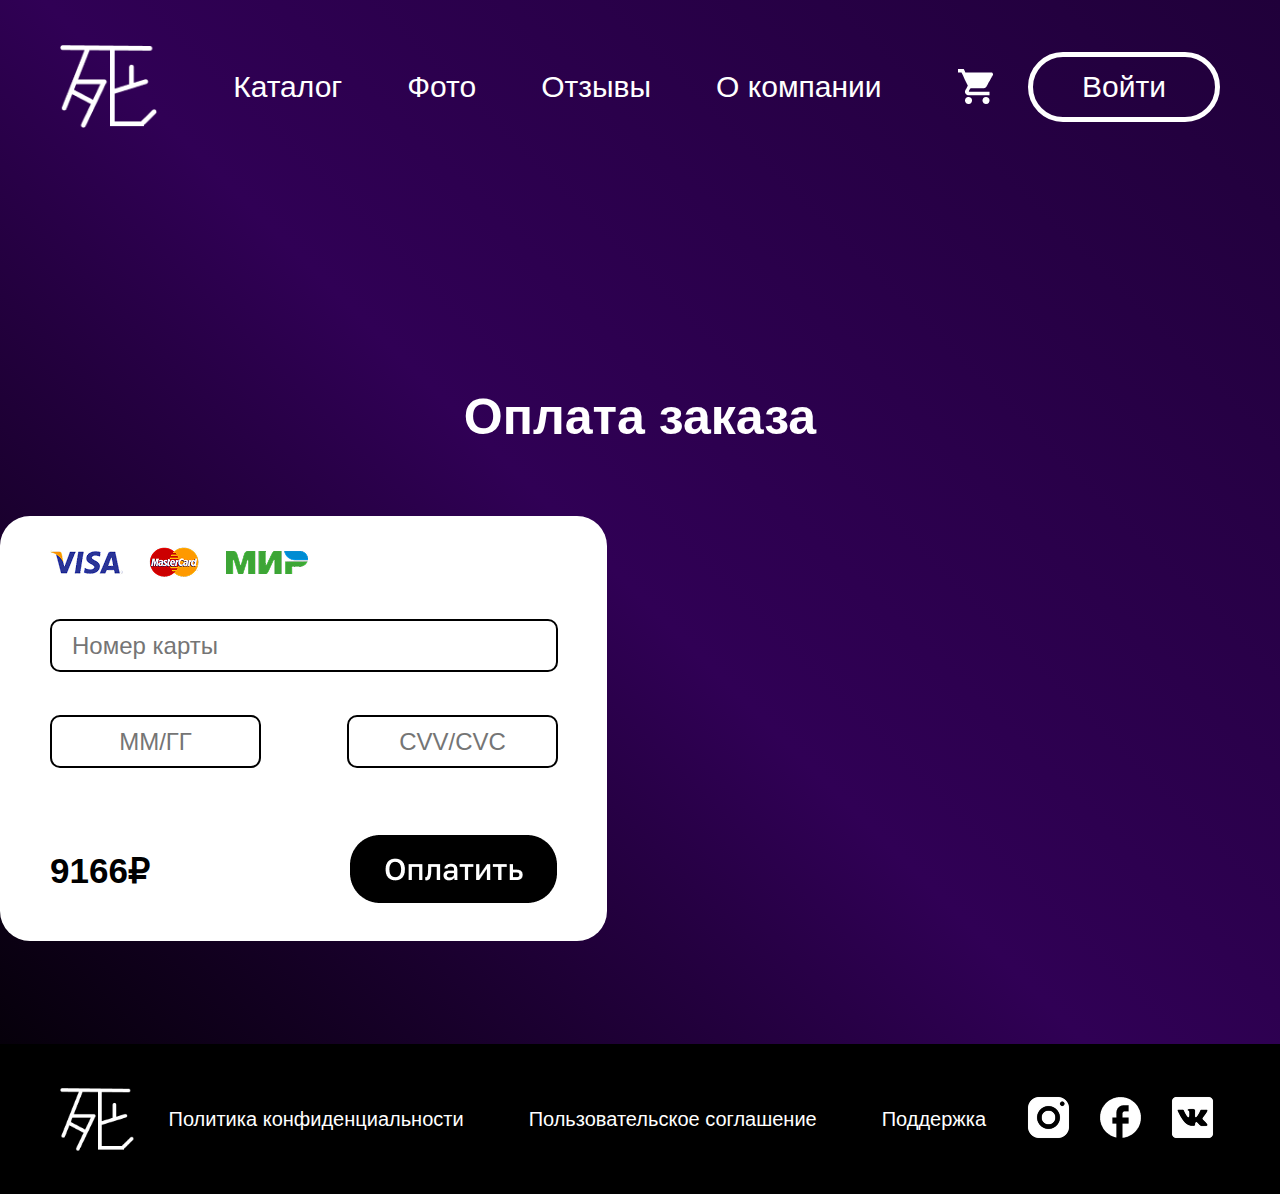
<file: sn1kers/orderPayment.html>
<!DOCTYPE html>
<html lang="en">
<head>
    <meta charset="UTF-8">
    <title>Оплата заказа</title>
    <link rel="stylesheet" href="stylesIndex/styleCardContainer.css">
    <link rel="stylesheet" href="stylesIndex/styleMainContainer.css">
    <link rel="stylesheet" href="stylesIndex/styleMenu.css">
    <link rel="stylesheet" href="stylesIndex/styleReviewCard.css">
    <link rel="stylesheet" href="styleBasket.css">

    <link rel="apple-touch-icon" sizes="180x180" href="favicon-files/apple-touch-icon.png">
    <link rel="icon" type="image/png" sizes="32x32" href="favicon-files/favicon-32x32.png">
    <link rel="icon" type="image/png" sizes="16x16" href="favicon-files/favicon-16x16.png">
    <link rel="manifest" href="favicon-files/site.webmanifest">
    <link rel="stylesheet" href="styleOrderProcessing.css">
    <link rel="stylesheet" href="styleOrderPayment.css">
</head>
<body>
    <header>
        <div class="headerContainer">
            <div class="logoContainer">
                <a href="index.html" class="logo"></a>
            </div>

            <nav>
                <ul class="menu">
                    <li><a href="catalog.html">Каталог</a></li>
                    <li><a href="photo.html">Фото</a></li>
                    <li><a href="index.html#reviews">Отзывы</a></li>
                    <li><a href="index.html#aboutCompany">О компании</a></li>
                </ul>
            </nav>

            <div class="actions">
                <a href="shoppingCart.html" class="basket"></a>
                <a href="#" class="login-button">Войти</a>
            </div>

        </div>

        <div class="headerContainerMobile">
            <div class="logoContainerMobile">
                <a href="index.html" class="logoMobile"></a>
            </div>

            <div class="burgerBtnContainer">
                <img src="imagesMobile/iconBurger.png" alt="burger">
            </div>
        </div>
    </header>

    <section class="orderPaymentSection">
        <h2 id="orderPayment">Оплата заказа</h2>
        <div class="orderPaymentContainer">
            <div class="cardImages">
                <img src="images/visa.png" alt="visa">
                <img src="images/mastercard.png" alt="mastercard">
                <img src="images/mir.png" alt="mir">
            </div>
            <div class="cardInputs">
                <input class="cardNumber" type="text" placeholder="Номер карты">
                <div class="cardDateCVV">
                    <input type="text" placeholder="ММ/ГГ">
                    <input type="text" placeholder="CVV/CVC">
                </div>
            </div>
            <div class="payInfo">
                <p class="finalPrice">9166₽</p>
                <button class="finalPayButton"><a href="#"><img src="images/finalPayButton.png" alt=""></a></button>
            </div>
        </div>
    </section>

    <footer>
        <div class="footerContainer">
            <div class="logoContainerFooter">
                <a href="index.html" class="logoFooter"><img src="images/logo.png" alt="logo"></a>
            </div>

            <nav>
                <ul class="footerNav">
                    <li><a href="#">Политика конфиденциальности</a></li>
                    <li><a href="#">Пользовательское соглашение</a></li>
                    <li><a href="#">Поддержка</a></li>
                </ul>
            </nav>

            <div class="socials">
                <a href="https://www.instagram.com/"><img src="images/Instagram.png" alt="instagram"></a>
                <a href="https://www.facebook.com/"><img src="images/Facebook.png" alt="Facebook"></a>
                <a href="https://vk.com/"><img src="images/VK.png" alt="VK"></a>
            </div>
        </div>
    </footer>
</body>
</html>
</file>
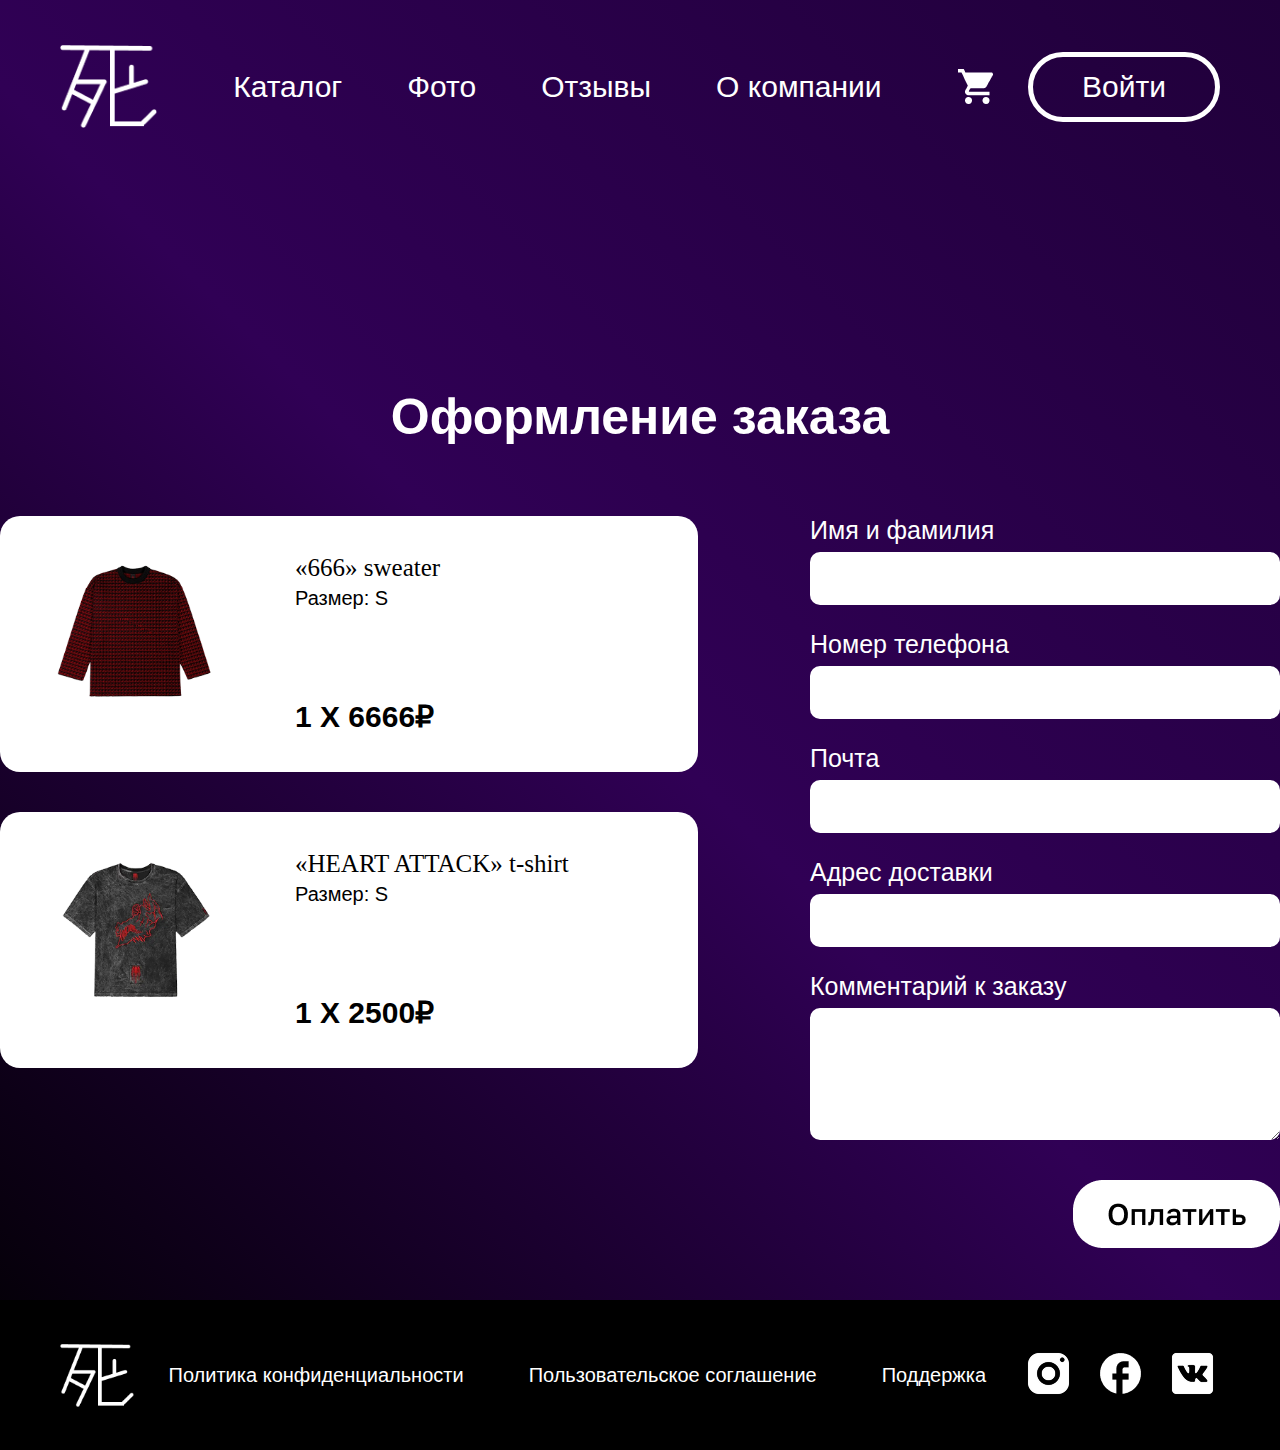
<file: sn1kers/orderProcessing.html>
<!DOCTYPE html>
<html lang="en">
<head>
    <meta charset="UTF-8">
    <title>Оформление заказа</title>
    <link rel="stylesheet" href="stylesIndex/styleCardContainer.css">
    <link rel="stylesheet" href="stylesIndex/styleMainContainer.css">
    <link rel="stylesheet" href="stylesIndex/styleMenu.css">
    <link rel="stylesheet" href="stylesIndex/styleReviewCard.css">
    <link rel="stylesheet" href="styleBasket.css">

    <link rel="apple-touch-icon" sizes="180x180" href="favicon-files/apple-touch-icon.png">
    <link rel="icon" type="image/png" sizes="32x32" href="favicon-files/favicon-32x32.png">
    <link rel="icon" type="image/png" sizes="16x16" href="favicon-files/favicon-16x16.png">
    <link rel="manifest" href="favicon-files/site.webmanifest">
    <link rel="stylesheet" href="styleOrderProcessing.css">

</head>
<body>
    <header>
        <div class="headerContainer">
            <div class="logoContainer">
                <a href="index.html" class="logo"></a>
            </div>

            <nav>
                <ul class="menu">
                    <li><a href="catalog.html">Каталог</a></li>
                    <li><a href="photo.html">Фото</a></li>
                    <li><a href="index.html#reviews">Отзывы</a></li>
                    <li><a href="index.html#aboutCompany">О компании</a></li>
                </ul>
            </nav>

            <div class="actions">
                <a href="shoppingCart.html" class="basket"></a>
                <a href="#" class="login-button">Войти</a>
            </div>

        </div>

        <div class="headerContainerMobile">
            <div class="logoContainerMobile">
                <a href="index.html" class="logoMobile"></a>
            </div>

            <div class="burgerBtnContainer">
                <img src="imagesMobile/iconBurger.png" alt="burger">
            </div>
        </div>
    </header>
    <section class="orderProcessingSection">
        <h2 id="orderProcessing">Оформление заказа</h2>

        <div class="orderProcessingContainer">
            <div class="processingItems">

                <div class="processingItem">
                    <img src="images/item%209.png" alt="item9">
                    <div class="basketItemBio">
                        <div class="name&sizeContainer">
                            <p class="basketItemName">«666» sweater</p>
                            <p class="basketItemSize">Размер: S</p>
                        </div>
                        <p class="basketItemCount">1 X 6666₽</p>
                    </div>
                </div>

                <div class="processingItem">
                    <img src="images/item%201.png" alt="item1">
                    <div class="basketItemBio">
                        <div class="name&sizeContainer">
                            <p class="basketItemName">«HEART ATTACK» t-shirt</p>
                            <p class="basketItemSize">Размер: S</p>
                        </div>
                        <p class="basketItemCount">1 X 2500₽</p>
                    </div>
                </div>
            </div>
            <div class="formContainer">
                <form class="orderForm">
                    <label>
                        Имя и фамилия
                        <input type="text" name="fullname">
                    </label>
                    <label>
                        Номер телефона
                        <input type="tel" name="phone">
                    </label>
                    <label>
                        Почта
                        <input type="email" name="email">
                    </label>
                    <label>
                        Адрес доставки
                        <input type="text" name="address">
                    </label>
                    <label>
                        Комментарий к заказу
                        <textarea name="comment"></textarea>
                    </label>
                </form>

                <button class="payButton"><a href="orderPayment.html"><img src="images/payButton.png" alt=""></a></button>
            </div>
        </div>
    </section>
    <footer>
        <div class="footerContainer">
            <div class="logoContainerFooter">
                <a href="index.html" class="logoFooter"><img src="images/logo.png" alt="logo"></a>
            </div>

            <nav>
                <ul class="footerNav">
                    <li><a href="#">Политика конфиденциальности</a></li>
                    <li><a href="#">Пользовательское соглашение</a></li>
                    <li><a href="#">Поддержка</a></li>
                </ul>
            </nav>

            <div class="socials">
                <a href="https://www.instagram.com/"><img src="images/Instagram.png" alt="instagram"></a>
                <a href="https://www.facebook.com/"><img src="images/Facebook.png" alt="Facebook"></a>
                <a href="https://vk.com/"><img src="images/VK.png" alt="VK"></a>
            </div>
        </div>
    </footer>
</body>
</html>
</file>
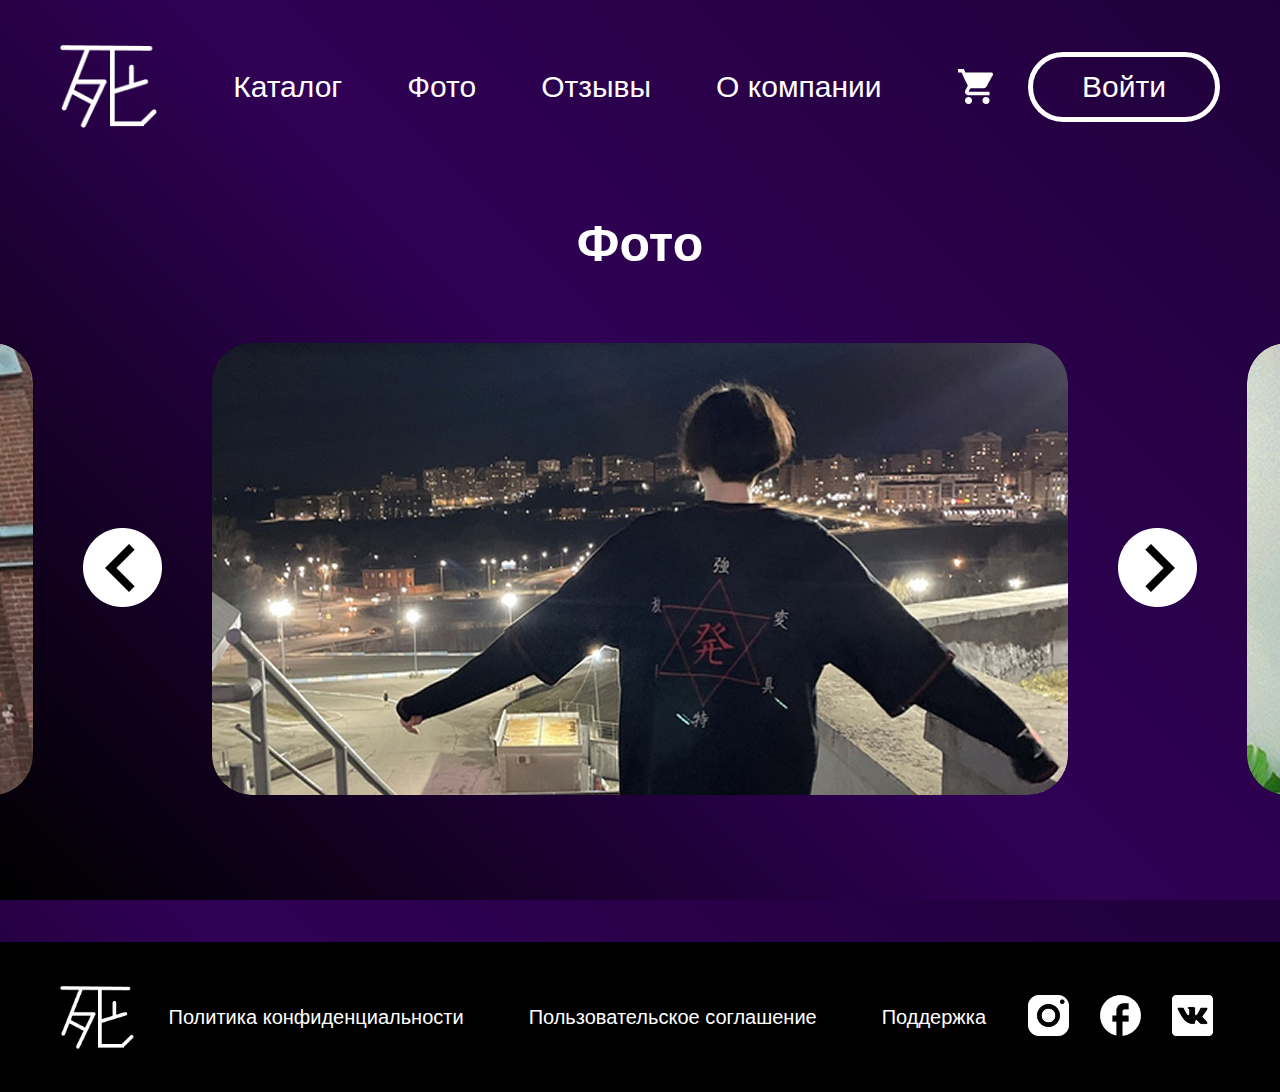
<file: sn1kers/photo.html>
<!DOCTYPE html>
<html lang="en">
<head>
    <meta charset="UTF-8">
    <title>Фото</title>
    <link rel="stylesheet" href="stylesIndex/styleCardContainer.css">
    <link rel="stylesheet" href="stylesIndex/styleMainContainer.css">
    <link rel="stylesheet" href="stylesIndex/styleMenu.css">
    <link rel="stylesheet" href="stylesIndex/styleReviewCard.css">
    <link rel="stylesheet" href="styleCatalog&Photo.css">

    <link rel="apple-touch-icon" sizes="180x180" href="favicon-files/apple-touch-icon.png">
    <link rel="icon" type="image/png" sizes="32x32" href="favicon-files/favicon-32x32.png">
    <link rel="icon" type="image/png" sizes="16x16" href="favicon-files/favicon-16x16.png">
    <link rel="manifest" href="favicon-files/site.webmanifest">
</head>

<body>
    <div class="page">
        <header>
            <div class="headerContainer">
                <div class="logoContainer">
                    <a href="index.html" class="logo"></a>
                </div>

                <nav>
                    <ul class="menu">
                        <li><a href="catalog.html">Каталог</a></li>
                        <li><a href="photo.html">Фото</a></li>
                        <li><a href="index.html#reviews">Отзывы</a></li>
                        <li><a href="index.html#aboutCompany">О компании</a></li>
                    </ul>
                </nav>

                <div class="actions">
                    <a href="shoppingCart.html" class="basket"></a>
                    <a href="#" class="login-button">Войти</a>
                </div>

            </div>

            <div class="headerContainerMobile">
                <div class="logoContainerMobile">
                    <a href="index.html" class="logoMobile"></a>
                </div>

                <div class="burgerBtnContainer">
                    <img src="imagesMobile/iconBurger.png" alt="burger">
                </div>
            </div>
        </header>
        <main>
            <section class="photo">
                <h2 id="photo">Фото</h2>

                <div class="carousel">
                    <button class="arrowLeft"><img src="images/arrowLeft.png" alt="left"></button>

                    <div class="photosContainer">
                        <div class="slideWrapper"><img class="slide" src="images/photo1.png" alt="photo"></div>
                        <div class="slideWrapper"><img class="slide" src="images/photo2.png" alt="photo"></div>
                        <div class="slideWrapper"><img class="slide" src="images/photo3.png" alt="photo"></div>
                    </div>

                    <button class="arrowRight"><img src="images/arrowRight.png" alt="right"></button>
                </div>
            </section>
        </main>
        <script src="scripts.js"></script>
        <footer>
            <div class="footerContainer">
                <div class="logoContainerFooter">
                    <a href="index.html" class="logoFooter"><img src="images/logo.png" alt="logo"></a>
                </div>

                <nav>
                    <ul class="footerNav">
                        <li><a href="#">Политика конфиденциальности</a></li>
                        <li><a href="#">Пользовательское соглашение</a></li>
                        <li><a href="#">Поддержка</a></li>
                    </ul>
                </nav>

                <div class="socials">
                    <a href="https://www.instagram.com/"><img src="images/Instagram.png" alt="instagram"></a>
                    <a href="https://www.facebook.com/"><img src="images/Facebook.png" alt="Facebook"></a>
                    <a href="https://vk.com/"><img src="images/VK.png" alt="VK"></a>
                </div>
            </div>
        </footer>
    </div>
</body>
</html>
</file>
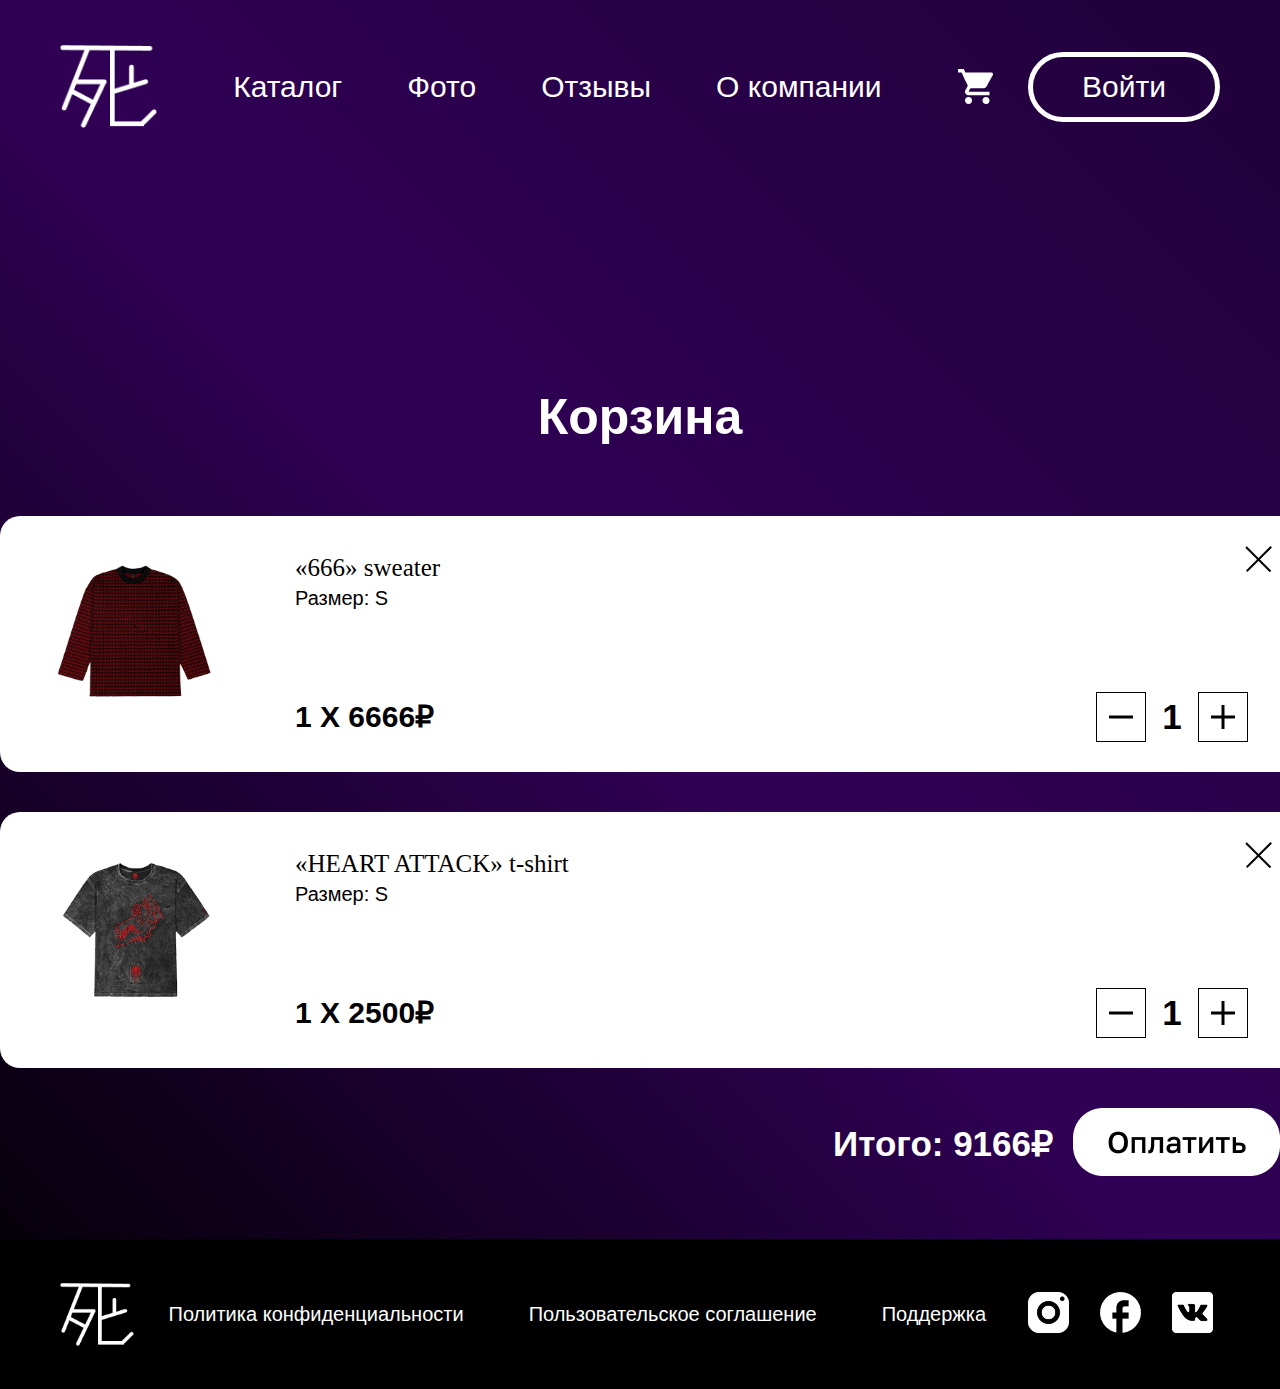
<file: sn1kers/shoppingCart.html>
<!DOCTYPE html>
<html lang="en">
<head>
    <meta charset="UTF-8">
    <title>Корзина</title>
    <link rel="stylesheet" href="stylesIndex/styleCardContainer.css">
    <link rel="stylesheet" href="stylesIndex/styleMainContainer.css">
    <link rel="stylesheet" href="stylesIndex/styleMenu.css">
    <link rel="stylesheet" href="stylesIndex/styleReviewCard.css">
    <link rel="stylesheet" href="styleBasket.css">

    <link rel="apple-touch-icon" sizes="180x180" href="favicon-files/apple-touch-icon.png">
    <link rel="icon" type="image/png" sizes="32x32" href="favicon-files/favicon-32x32.png">
    <link rel="icon" type="image/png" sizes="16x16" href="favicon-files/favicon-16x16.png">
    <link rel="manifest" href="favicon-files/site.webmanifest">
</head>

<body>
    <header>
        <div class="headerContainer">
            <div class="logoContainer">
                <a href="index.html" class="logo"></a>
            </div>

            <nav>
                <ul class="menu">
                    <li><a href="catalog.html">Каталог</a></li>
                    <li><a href="photo.html">Фото</a></li>
                    <li><a href="index.html#reviews">Отзывы</a></li>
                    <li><a href="index.html#aboutCompany">О компании</a></li>
                </ul>
            </nav>

            <div class="actions">
                <a href="shoppingCart.html" class="basket"></a>
                <a href="#" class="login-button">Войти</a>
            </div>

        </div>

        <div class="headerContainerMobile">
            <div class="logoContainerMobile">
                <a href="index.html" class="logoMobile"></a>
            </div>

            <div class="burgerBtnContainer">
                <img src="imagesMobile/iconBurger.png" alt="burger">
            </div>
        </div>
    </header>

    <section class="basketSection">
        <h2 id="basket">Корзина</h2>
        <div class="basketContainer">
            <div class="basketItem">
                <img src="images/item%209.png" alt="item9">
                <div class="basketItemBio">
                    <div class="name&sizeContainer">
                        <p class="basketItemName">«666» sweater</p>
                        <p class="basketItemSize">Размер: S</p>
                    </div>
                    <p class="basketItemCount">1 X 6666₽</p>
                </div>

                <button class="crossButton"><svg width="27" height="27" viewBox="0 0 27 27" fill="none" xmlns="http://www.w3.org/2000/svg"><line x1="25.5453" y1="25.4595" x2="1.04023" y2="0.954448" stroke="black" stroke-width="2"/><line y1="-1" x2="34.6554" y2="-1" transform="matrix(0.707107 -0.707107 -0.707107 -0.707107 1 24.5049)" stroke="black" stroke-width="2"/></svg></button>

                <div class="quantity">
                    <button onclick="minusOne()" class="minus"><img src="images/button_minus.png" alt=""></button>
                    <span class="quantityNumber">1</span>
                    <button onclick="plusOne( )" class="plus"><img src="images/button_plus.png" alt=""></button>
                </div>

            </div>

            <div class="basketItem">
                <img src="images/item%201.png" alt="item1">
                <div class="basketItemBio">
                    <div class="name&sizeContainer">
                        <p class="basketItemName">«HEART ATTACK» t-shirt</p>
                        <p class="basketItemSize">Размер: S</p>
                    </div>
                    <p class="basketItemCount">1 X 2500₽</p>
                </div>

                <button class="crossButton"><svg width="27" height="27" viewBox="0 0 27 27" fill="none" xmlns="http://www.w3.org/2000/svg"><line x1="25.5453" y1="25.4595" x2="1.04023" y2="0.954448" stroke="black" stroke-width="2"/><line y1="-1" x2="34.6554" y2="-1" transform="matrix(0.707107 -0.707107 -0.707107 -0.707107 1 24.5049)" stroke="black" stroke-width="2"/></svg></button>

                <div class="quantity">
                    <button onclick="minusOne()" class="minus"><img src="images/button_minus.png" alt=""></button>
                    <span class="quantityNumber">1</span>
                    <button onclick="plusOne()" class="plus"><img src="images/button_plus.png" alt=""></button>
                </div>

            </div>

            <div class="finalPriceAndPayButton">
                <p class="finalPrice">Итого: 9166₽</p>
                <button class="payButton"><a href="orderProcessing.html"><img src="images/payButton.png" alt=""></a></button>
            </div>
        </div>
    </section>

    <footer>
        <div class="footerContainer">
            <div class="logoContainerFooter">
                <a href="index.html" class="logoFooter"><img src="images/logo.png" alt="logo"></a>
            </div>

            <nav>
                <ul class="footerNav">
                    <li><a href="#">Политика конфиденциальности</a></li>
                    <li><a href="#">Пользовательское соглашение</a></li>
                    <li><a href="#">Поддержка</a></li>
                </ul>
            </nav>

            <div class="socials">
                <a href="https://www.instagram.com/"><img src="images/Instagram.png" alt="instagram"></a>
                <a href="https://www.facebook.com/"><img src="images/Facebook.png" alt="Facebook"></a>
                <a href="https://vk.com/"><img src="images/VK.png" alt="VK"></a>
            </div>
        </div>
    </footer>
    <script src="scripts.js"></script>
</body>
</html>
</file>
<file: sn1kers/stylesIndex/styleCardContainer.css>
* {
    margin: 0;
    padding: 0;
    box-sizing: border-box;
}

/* Скрываем скроллбар в WebKit-браузерах (Chrome, Safari, Edge) */
body {
    background: linear-gradient(45deg, #000000 0%, #300055 50%, #20003A 100%);
    background-color: grey; /* временно, чтобы видеть контраст */
    overflow: auto;

}

body::-webkit-scrollbar {
    display: none;
}

.headerIndex {
    position: absolute !important;
}

.containerItems {
    width: 1200px !important;
    display: grid;  /* сделали выравнивание контейнеров по колонам */
    grid-template-columns: repeat(3, 1fr); /* задали по 3 колонки, 1fr - одна колонка */
    grid-template-rows: repeat(3, auto); /* выбрали ширину колонки и репитнули столько раз сколько нам нужно */
    justify-items: center; /* выровняли карточки по центру каждой колонки */
    margin-inline: 120px;
    gap: 60px;
} /* бтв если бы мы репитнули 4 раза у нас бы просто создались пустые колонки дополнительные*/

.card {
    width: 100%;
    min-height: 378px;
    border: 1px solid white;
    border-radius: 15px;
    background-color: white;
    display: flex;
    align-items: center;
    flex-direction: column;
    padding: 0;
}

.card img {
    width: 254px;
    height: 220px;
    margin-top: 40px;
}

.card>.info {
    text-align: center;
    display: flex;
    flex-direction: column;
    margin-top: 20px;
    gap: 10px;  /* Используем gap для отступов между элементами */
}
.card .itemName {
    font-family: "Myriad Pro", sans-serif;
    font-size: 25px;
    text-decoration: none;
    color: black;
}
.card .itemPrice {
    font-family: "Myriad Pro", sans-serif;
    font-size: 25px;
    font-weight: bold;
    text-decoration: none;
    color: black;
}


.hero {
    width: 100%;
    height: 100%;
    object-fit: cover;
}


/* медиа запросы под мобильную версию */
@media (max-width: 360px) {
    .containerItems {
        display: grid;
        grid-template-columns: 1fr;
        text-align: center;
    }

    .card {
        margin-inline: 0; /* убрали отступы слева и справа на мобилке */
    }
}
</file>
<file: sn1kers/stylesIndex/styleMainContainer.css>
@import url("https://fonts.googleapis.com/css2?family=Days+One&display=swap");

.popular h2 {
    margin-top: 62px;
    margin-bottom: 50px;
    font-size: 50px;
    font-family: Golos, sans-serif;
    text-align: center;
    color: white;
}
.reviews {
    display: flex;
    flex-direction: column;
    align-items: center;
}
.reviews  h2 {
    margin-top: 62px;
    margin-bottom: 50px;
    font-size: 50px;
    font-family: Golos, sans-serif;
    text-align: center;
    color: white;
}

.reviews>.scrollReviews {
    margin-top: 44px;
    display: flex;
    flex-direction: row;
    gap: 15px;
}


/* стили дли раздела о компании */
.aboutCompany h2 {
    margin-top: 90px;
    margin-bottom: 50px;
    font-size: 50px;
    font-family: Golos, sans-serif;
    text-align: center;
    color: white;
}

.frameAboutCompany {
    width: 100vw; /* 100% ширины всего браузера (игнорирует родителя) */
    height: 871px;
    background-size: cover;
    background-image: url("../images/backgroundAboutCompany.png");
    display: flex;
    align-items: center;
    justify-content: center;
    flex-direction: column;
    gap: 83px;
}
.frameAboutCompany>p {
    color: white;
    font-size: 65px;
    font-family: "Days One", sans-serif;
    flex-shrink: 0;         /* запрет сжатия */
    min-width: max-content; /* минимальная ширина = ширина текста */
}


/* стили для футера */


.footerContainer {
    display: flex;
    flex-direction: row;
    align-items: center;
    width: 100vw;
    height: 150px;
    justify-content: space-between;
    padding-inline: 60px;
    background-color: black;
}

.logoFooter {
    width: 100%;
    height: 100%;
    display: flex;
}
.logoContainerFooter {
    width: 73.63px;
    height: 63px;
}

.footerNav {
    margin: 0;
    padding: 0;
    list-style: none; /* убрали маркеры */
    display: flex; /* горизонтальное расположение пунктов */
    flex-direction: row;
    gap: 65px; /* расстояние между пунктами */
    align-items: center;
}
.footerNav a {
    font-size: 20px;
    font-family: Golos, sans-serif;
    color: white;
    text-decoration: none; /* убираем нижнее подчеркивание*/
}

.socials {
    display: flex;
    flex-direction: row;
    align-items: center;
    gap: 20px;
}
</file>
<file: sn1kers/stylesIndex/styleMenu.css>
header {
    background: transparent;
    padding: 45px 60px;
    position: sticky;
    z-index: 1000;
    width: 100%;
}

.headerContainer {
    display: flex;
    flex-direction: row; /* расположили элементы горизонтально */
    align-items: center; /* выровняли по центру элементы чтобы они не улетали вниз вверх и тд*/
    justify-content: space-between; /* разделили каждую часть (лого - меню - корзина,войти) */
}

.logoContainer {
    width: 96.77px;
    height: 83px;
}
.logo {
    display: inline-block;
    width: 96.77px;
    height: 83px;
    background: url("../images/logo.png") no-repeat center center;
    background-size: contain;
}
.logo:hover {
    background-image: url("../images/logoHover.png");
}
.menu {
    margin: 0;
    padding: 0;
    list-style: none; /* убрали маркеры */
    display: flex; /* горизонтальное расположение пунктов */
    gap: 65px; /* расстояние между пунктами */
    align-items: center;
}
.menu a {
    font-size: 30px;
    font-family: Golos, sans-serif;
    color: white;
    text-decoration: none; /* убираем нижнее подчеркивание*/
}
.menu a:hover {
    color: #6300B1;
}

.actions {
    margin: 0;
    padding: 0;
    display: flex;
    align-items: center;
    gap: 35px;
}
.actions a {
    text-decoration: none;
    font-family: Golos, sans-serif;
    color: white;
    text-decoration: none;
    font-size: 30px;
}
.basket {
    display:inline-block;
    width: 35px;
    height: 35px;
    background: url("../images/basket.png") no-repeat center center;
    background-size: contain;
}
.basket:hover {
    background-image: url("../images/basketHover.png");
}

.login-button {
    border: 5px solid white;
    padding: 13px 49px;
    border-radius: 35px;
}
.login-button:hover {
    color: #6300B1;
    border-color: #6300B1;
}

.headerContainerMobile {
    display: none;
}



@media (max-width: 360px) {
    .headerContainer {
        display: none;
    }
    header {
        padding: 13px 16px;
    }
    .headerContainerMobile {
        display: flex;
        flex-direction: row;
        align-items: center;
        justify-content: space-between;
    }

    .logoContainerMobile {
        width: 36.09px;
        height: 32.47px;
    }
    .logoMobile {
        display: inline-block;
        width: 36.09px;
        height: 32.47px;
        background: url("../imagesMobile/logoMobile.png") no-repeat center center;
        background-size: contain;
    }

    .burgerBtnContainer {
        width: 35px;
        height: 35px;
        cursor: pointer;
    }
}
</file>
<file: sn1kers/stylesIndex/styleReviewCard.css>
.containerReviews {
    width: 1236px !important;
    display: grid;
    grid-template-columns: repeat(2, 1fr);
    grid-template-rows: repeat(2, auto);
    gap: 70px;
}

.reviewCard {
    position: relative;
    width: 100%;
    height: 261px;
    border: 1px solid white;
    border-radius: 20px;
    background-color: white;
    display: flex;
    flex-direction: column;
    padding: 20px;
}
.reviewHeader {
    display: flex;
    flex-direction: row;
    gap: 15px;
    align-items: center;
}
.userInfo {
    display: flex;
    flex-direction: column;
    gap: 2px;
}

.avatar {
    width: 57px !important;
    height: 57px !important;
}
.username {
    font-weight: bold;
    font-size: 20px;
    font-family: "Golos", sans-serif;
}

.reviewCard>.text {
    font-size: 25px;
    font-family: SF Pro, sans-serif;
    padding-top: 20px;
}

.likeDislike {
    position: absolute;
    right: 32.76px;
    top: 220px;
    display: flex;
    flex-direction: row;
    gap: 15.76px;
    justify-content: flex-end;
}
.likeDislike>button { /* обнулили стоковые значения у кнопки */
    background: none;
    border: none;
    padding: 0;
    margin: 0;
    cursor: pointer;
}
</file>
<file: sn1kers/styleCatalog&Photo.css>
html, body {
    height: 100%;
}

.page {
    min-height: 100vh;
    display: grid;
    grid-template-rows: auto 1fr auto;
    width: 100%;
}

/* Каталог */
.catalog {
    display: grid;
    place-items: center;
    padding-bottom: 147px;
}

#catalog {
    margin-top: 42px;
    margin-bottom: 70px;
    font-size: 50px;
    font-family: Golos, sans-serif;
    text-align: center;
    color: white;

}


/* Фото */
.photo {
    display: grid;
    place-items: center;
    padding-bottom: 147px;
    justify-items: center;
}

#photo {
    margin-top: 42px;
    margin-bottom: 70px;
    font-size: 50px;
    font-family: Golos, sans-serif;
    text-align: center;
    color: white;
}

.carousel button {
    background: none;
    border: none;
    padding: 0;
    margin: 0;
    cursor: pointer;
    z-index: 100;
    position: absolute;
}


.carousel {
    position: relative;
    display: flex;
    justify-content: center;
    align-items: center;
    flex-direction: row;
    overflow: hidden;   /* чтобы лишнее не торчало */
}

.photosContainer {
    display: flex;
    flex-direction: row;
    justify-content: center;
    align-items: center;
    gap: 179px;
    transition: transform 0.4s ease; /* для анимации потом */
    position: relative;
    z-index: 0;
}


.slide {
    display: block;
    width: 856px;
    height: 452px;
    border-radius: 40px;
}


.arrowLeft {
    position: absolute;
    top: 50%;
    transform: translateY(-50%);
    background: white;
    border: none;
    cursor: pointer;
    left: calc(50% - 856px/2 - 179px/2 - 39.5px);
}

.arrowRight {
    position: absolute;
    top: 50%;
    transform: translateY(-50%);
    background: white;
    border: none;
    cursor: pointer;
    right: calc(50% - 856px/2 - 179px/2 - 39.5px);
}
</file>
<file: sn1kers/styleBasket.css>
.basketSection {
    padding-top: 173px;
    padding-bottom: 60px;
}

#basket {
    margin-top: 42px;
    margin-bottom: 70px;
    font-size: 50px;
    font-family: Golos, sans-serif;
    text-align: center;
    color: white;
}

.basketContainer {
    display: flex;
    flex-direction: column;
    gap: 40px;
}

.basketContainer button{
    background: none;
    border: none;
    padding: 0;
    margin: 0;
    cursor: pointer;
}

.basketItem {
    width: 1307px;
    height: 256px;
    display: flex;
    flex-direction: row;
    background-color: white;
    border-radius: 20px;
    position: relative;
    padding: 38px 45px;
    gap: 70px;
}
.basketItem>img {
    width: 180px;
    height: 156px;
}

.basketItemBio {
    display: flex;
    flex-direction: column;
    gap: 85px;
    justify-content: space-between;
}

.name\&sizeContainer {
    display: flex;
    flex-direction: column;
    gap: 5px;
}
.basketItemName {
    font-size: 25px;
    font-family: "Myriad Pro", serif;
}
.basketItemSize {
    font-size: 20px;
    font-family: Golos, sans-serif;
}
.basketItemCount {
    font-size: 30px;
    font-family: Golos, sans-serif;
    font-weight: bold;
}

.crossButton {
    position: absolute;
    right: 35px;
    top: 30px;
}

.quantity {
    position: absolute;
    right: 60px;
    bottom: 30px;
    width: 150px;
    height: 50px;
    display: flex;
    flex-direction: row;
    font-size: 35px;
    font-family: Golos, sans-serif;
    align-items: center;
    justify-content: center;
}

.quantity button {
    width: 50px;
    height: 50px;
}

.quantity>.quantityNumber {
    font-weight: bold;
    padding: 4px 16px;
    text-align: center;
}

.finalPriceAndPayButton {
    display: flex;
    flex-direction: row;
    align-items: center;
    justify-content: right;
    gap: 20px;
}

.finalPrice {
    font-family: Golos, sans-serif;
    font-weight: bold;
    font-size: 35px;
    color: white;
}
</file>
<file: sn1kers/styleOrderProcessing.css>
.orderProcessingSection {
    padding-top: 173px;
    padding-bottom: 160px;
}

#orderProcessing {
    margin-top: 42px;
    margin-bottom: 70px;
    font-size: 50px;
    font-family: Golos, sans-serif;
    text-align: center;
    color: white;
}

.orderProcessingContainer {
    display: flex;
    flex-direction: row;
    justify-content: space-between;
    gap: 91px;
}

.orderProcessingContainer button {
    background: none;
    border: none;
    padding: 0;
    margin: 0;
    cursor: pointer;
}

.processingItems {
    display: flex;
    flex-direction: column;
    gap: 40px;
}

.processingItem {
    width: 698px;
    height: 256px;
    display: flex;
    flex-direction: row;
    background-color: white;
    border-radius: 20px;
    position: relative;
    padding: 38px 45px;
    gap: 70px;
}

.processingItem>img {
    width: 180px;
    height: 156px;
}

.formContainer {
    display: flex;
    flex-direction: column;
    position: relative;
}

.orderForm {
    display: flex;
    flex-direction: column;
    gap: 25px;
    width: 470px;
}

.orderForm label {
    display: flex;
    flex-direction: column;
    font-family: Golos, sans-serif;
    font-size: 25px;
    color: white;
}

.orderForm input, .orderForm textarea {
    width: 100%;
    height: 53px;
    border: none;
    border-radius: 10px;
    margin-top: 7px;
    font-size: 20px;
    padding: 10px 12px;
}
.orderForm textarea {
    height: 132px;
    font-family: Golos, sans-serif;
    font-size: 15px;
}

.payButton {
    position: absolute;
    top: 664px;
    right: 0px;
}
</file>
<file: sn1kers/styleOrderPayment.css>
.orderPaymentSection {
    padding-top: 173px;
    padding-bottom: 103px;
}

#orderPayment {
    margin-top: 42px;
    margin-bottom: 70px;
    font-size: 50px;
    font-family: Golos, sans-serif;
    text-align: center;
    color: white;
}

.orderPaymentSection button{
    background: none;
    border: none;
    padding: 0;
    margin: 0;
    cursor: pointer;
}

.orderPaymentContainer {
    width: 607px;
    height: 425px !important;
    display: flex;
    flex-direction: column;
    padding-inline: 50px;
    border: none;
    border-radius: 30px;
    background-color: white;
}

.cardImages {
    margin-top: 10px;
    display: flex;
    flex-direction: row;
    align-items: center;
}

.cardInputs {
    width: 508px !important;
    margin-top: 20px;
    display: flex;
    flex-direction: column;
}

.cardInputs input {
    border: 2px solid black;
    height: 53px;
    padding: 10px 20px;
    border-radius: 10px;
    font-size: 24px;
    font-family: Golos, sans-serif;
}

.cardNumber {
    width: 508px !important;
}


.cardDateCVV {
    margin-top: 43px;
    display: flex;
    flex-direction: row;
    align-items: center;
    justify-content: space-between;
}
.cardDateCVV input {
    text-align: center;
    width: 211px !important;
}

.payInfo {
    margin-top: 67px;
    display: flex;
    flex-direction: row;
    align-items: center;
    justify-content: space-between;
}

.finalPrice {
    color: black;
}
</file>
